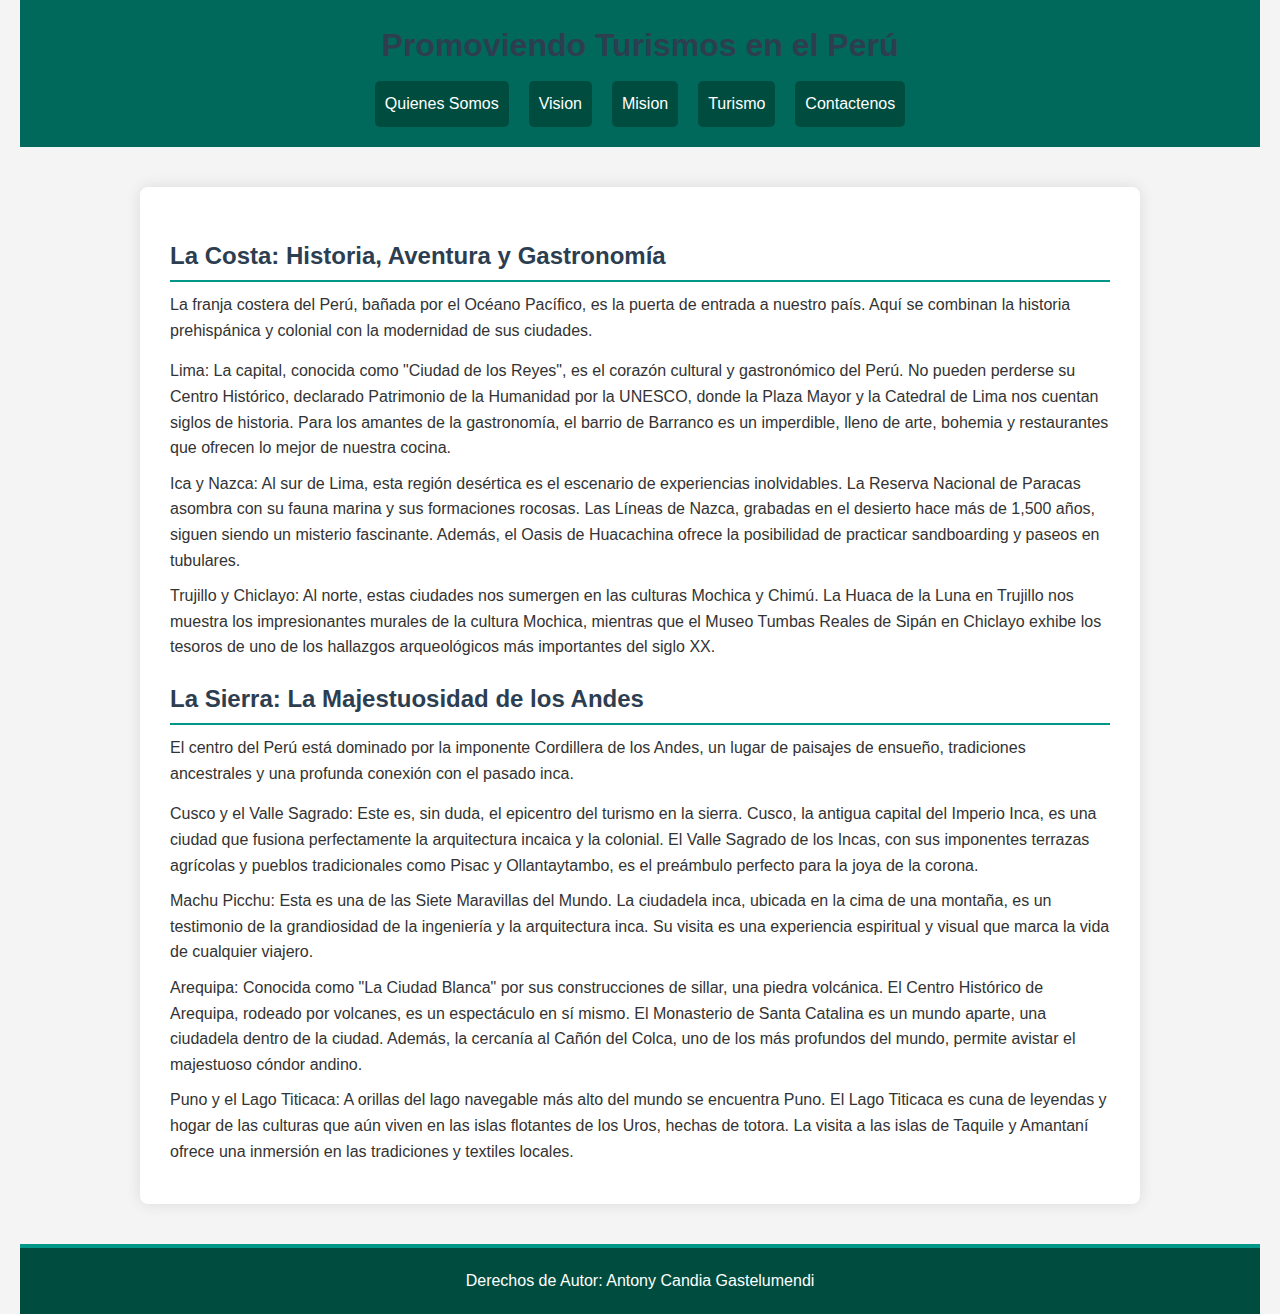
<file: index.html>
<!DOCTYPE html>
<html lang="en">
<head>
    <meta charset="UTF-8">
    <meta name="viewport" content="width=device-width, initial-scale=1.0">
    <title>Document</title>
    <link rel="stylesheet" href="index.css">


    





</head>
<body>
    <header>
        <h1>Promoviendo Turismos en el Perú</h1>
        <nav>

            <ul>
                <li><a href="quienessomos.html">Quienes Somos</a></li>
                <li><a href="vision.html">Vision</a></li>
                <li> <a href="mision.html">Mision</a></li>
                <li>Turismo
                    <ul>
                        <li><a href="vallessagrados.html">Cusco y Valles Sagrados</a></li>
                        <li><a href="lagotiticac.html">Lago Titicaca</a></li>
                        <li><a href="colca.html">Cañon del Colca</a></li>
                        <li><a href="parquenacional.html">Parque Nacional de Huascaran</a></li>
                        <li><a href="barranco.html">Barranco y Miraflores</a></li>
                        <li><a href="oasis.html">Oasis de Huacachina</a></li>
                        <li><a href="chan.html">Chan Chan</a></li>
                        <li><a href="amazonia.html">Amazonia Peruana </a></li>
                        <li><a href="parquemanu.html">Nacional del Manu y Reserva Nacional de Tombopata</a></li>
                        <li><a href="kuelap.html">Kuelapap</a></li>
                    
                    </ul>






                </li>
                <li>Contactenos</li>
                
                



            </ul>



        </nav>


    </header>

    <main>
        <div>
            <h2>La Costa: Historia, Aventura y Gastronomía</h2>
            <ul>
                <p>La franja costera del Perú, bañada por el Océano Pacífico, es la puerta de entrada a nuestro país. Aquí se combinan la historia prehispánica y colonial con la modernidad de sus ciudades.</p>
                <li>Lima: La capital, conocida como "Ciudad de los Reyes", es el corazón cultural y gastronómico del Perú. No pueden perderse su Centro Histórico, declarado Patrimonio de la Humanidad por la UNESCO, donde la Plaza Mayor y la Catedral de Lima nos cuentan siglos de historia. Para los amantes de la gastronomía, el barrio de Barranco es un imperdible, lleno de arte, bohemia y restaurantes que ofrecen lo mejor de nuestra cocina.</li>
                <li>Ica y Nazca: Al sur de Lima, esta región desértica es el escenario de experiencias inolvidables. La Reserva Nacional de Paracas asombra con su fauna marina y sus formaciones rocosas. Las Líneas de Nazca, grabadas en el desierto hace más de 1,500 años, siguen siendo un misterio fascinante. Además, el Oasis de Huacachina ofrece la posibilidad de practicar sandboarding y paseos en tubulares.</li>
                <li>Trujillo y Chiclayo: Al norte, estas ciudades nos sumergen en las culturas Mochica y Chimú. La Huaca de la Luna en Trujillo nos muestra los impresionantes murales de la cultura Mochica, mientras que el Museo Tumbas Reales de Sipán en Chiclayo exhibe los tesoros de uno de los hallazgos arqueológicos más importantes del siglo XX.</li>

            </ul>
            <h2>La Sierra: La Majestuosidad de los Andes</h2>
            <ul>
                <p>El centro del Perú está dominado por la imponente Cordillera de los Andes, un lugar de paisajes de ensueño, tradiciones ancestrales y una profunda conexión con el pasado inca.</p>
                <li>Cusco y el Valle Sagrado: Este es, sin duda, el epicentro del turismo en la sierra. Cusco, la antigua capital del Imperio Inca, es una ciudad que fusiona perfectamente la arquitectura incaica y la colonial. El Valle Sagrado de los Incas, con sus imponentes terrazas agrícolas y pueblos tradicionales como Pisac y Ollantaytambo, es el preámbulo perfecto para la joya de la corona.</li>
                <li>Machu Picchu: Esta es una de las Siete Maravillas del Mundo. La ciudadela inca, ubicada en la cima de una montaña, es un testimonio de la grandiosidad de la ingeniería y la arquitectura inca. Su visita es una experiencia espiritual y visual que marca la vida de cualquier viajero.</li>
                <li>Arequipa: Conocida como "La Ciudad Blanca" por sus construcciones de sillar, una piedra volcánica. El Centro Histórico de Arequipa, rodeado por volcanes, es un espectáculo en sí mismo. El Monasterio de Santa Catalina es un mundo aparte, una ciudadela dentro de la ciudad. Además, la cercanía al Cañón del Colca, uno de los más profundos del mundo, permite avistar el majestuoso cóndor andino.</li>
                <li>Puno y el Lago Titicaca: A orillas del lago navegable más alto del mundo se encuentra Puno. El Lago Titicaca es cuna de leyendas y hogar de las culturas que aún viven en las islas flotantes de los Uros, hechas de totora. La visita a las islas de Taquile y Amantaní ofrece una inmersión en las tradiciones y textiles locales.</li>

            </ul>




        </div>


    </main>
    <footer>
        <p>Derechos de Autor: Antony Candia Gastelumendi</p>
    </footer>
    
</body>
</html>
</file>
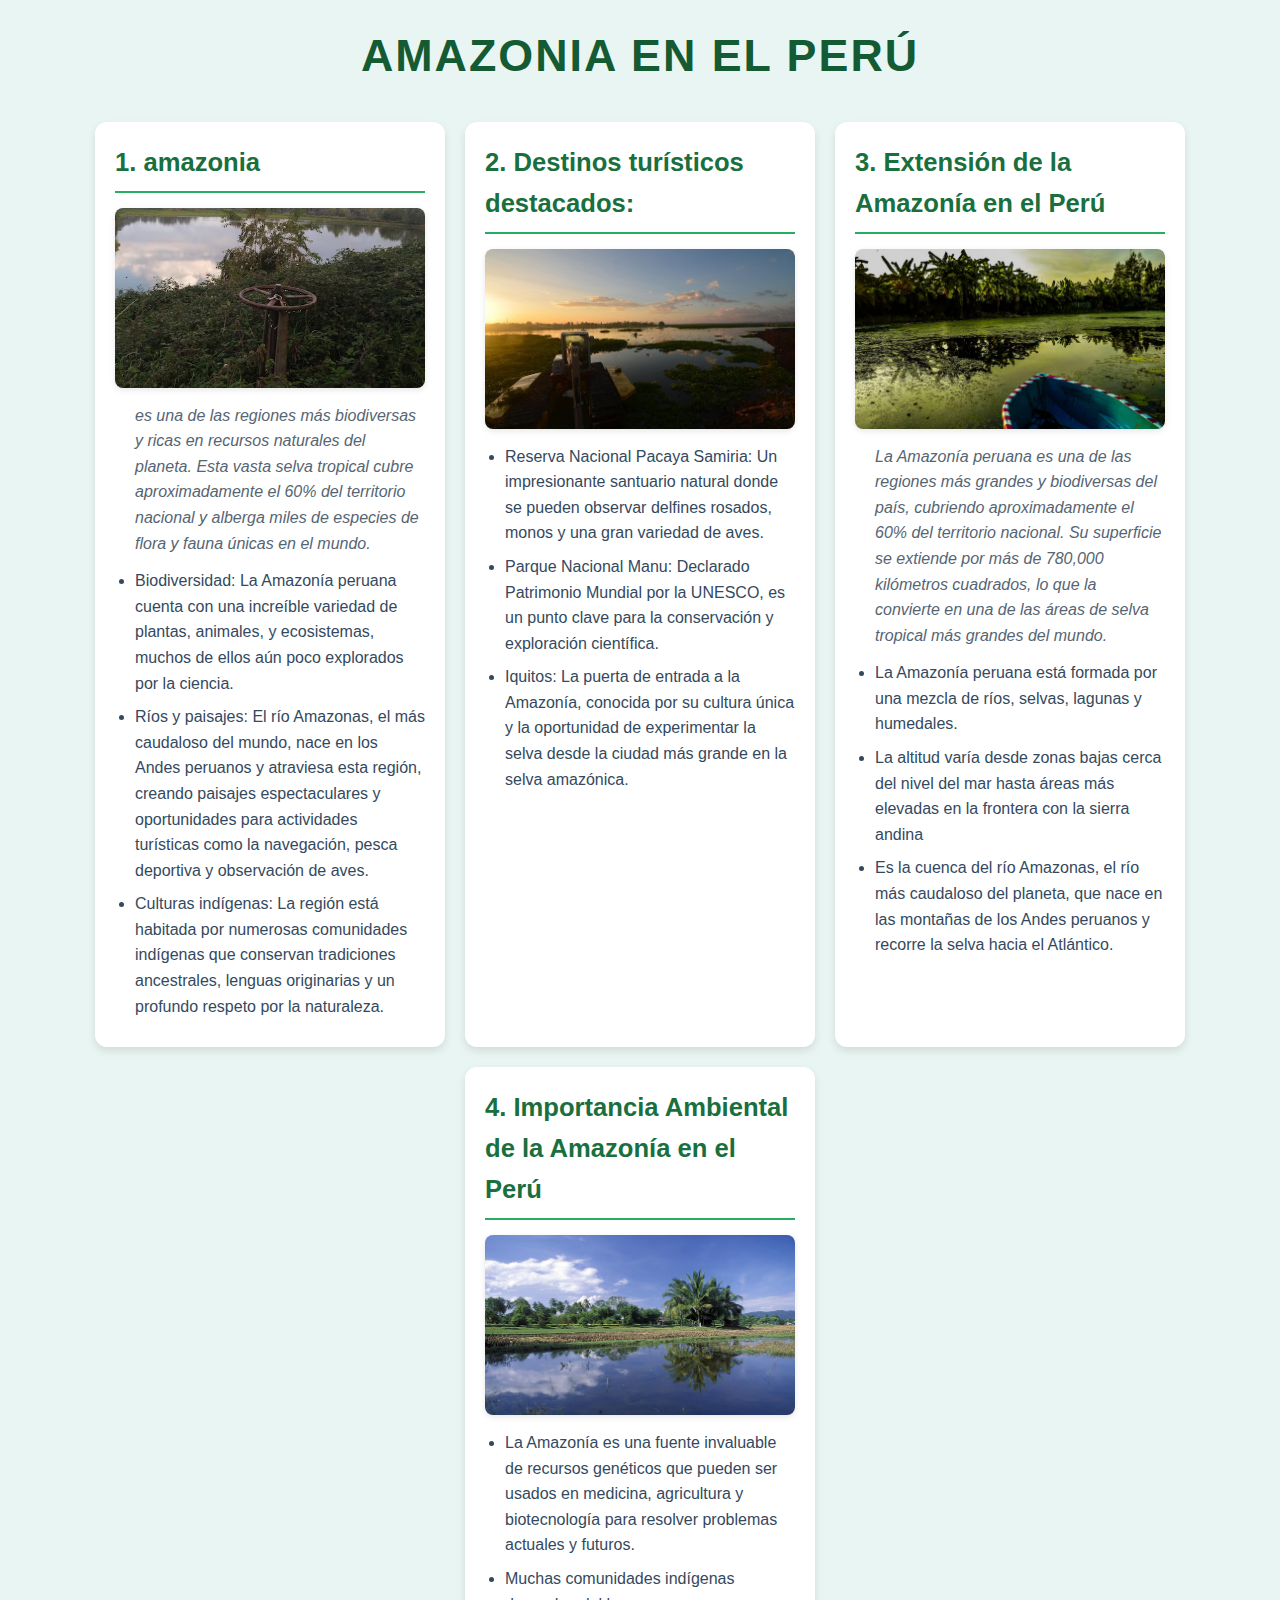
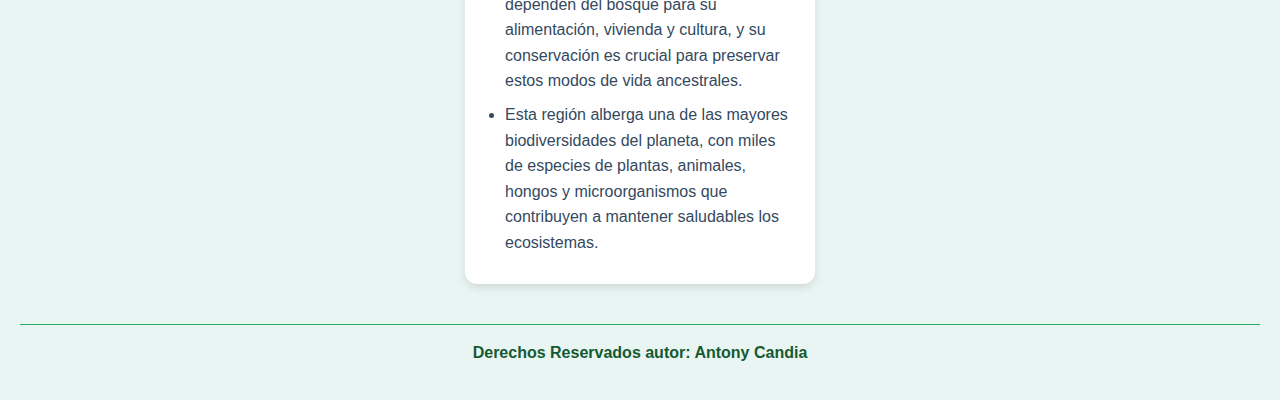
<file: amazonia.html>
<!DOCTYPE html>
<html lang="en">
<head>
    <meta charset="UTF-8">
    <meta name="viewport" content="width=device-width, initial-scale=1.0">
    <title>Promoviendo el Turismo en el Perú</title>
    <link rel="stylesheet" href="amazonia.css">
</head>
<body>

    <h1>Amazonia en el Perú</h1>

    <div class="padre">
        <div class="hijo">
            <div class="nieto">

                <h2>1. amazonia </h2>
                <img src="amazoniaperuana/amazonia1.jpg" alt="amazonia" >
                <ul>
                    <p>es una de las regiones más biodiversas y ricas en recursos naturales del planeta. Esta vasta selva tropical cubre aproximadamente el 60% del territorio nacional y alberga miles de especies de flora y fauna únicas en el mundo.</p>
                    <li>Biodiversidad: La Amazonía peruana cuenta con una increíble variedad de plantas, animales, y ecosistemas, muchos de ellos aún poco explorados por la ciencia.</li>
                    <li>Ríos y paisajes: El río Amazonas, el más caudaloso del mundo, nace en los Andes peruanos y atraviesa esta región, creando paisajes espectaculares y oportunidades para actividades turísticas como la navegación, pesca deportiva y observación de aves.</li>
                    <li>Culturas indígenas: La región está habitada por numerosas comunidades indígenas que conservan tradiciones ancestrales, lenguas originarias y un profundo respeto por la naturaleza.</li>


                </ul>


            </div>

        </div>


        <div class="nieto">

                <h2>2. Destinos turísticos destacados: </h2>
                <img src="amazoniaperuana/amazonia2.jpg" alt="Destinos turísticos destacados:" >
                <ul>
                    <li>Reserva Nacional Pacaya Samiria: Un impresionante santuario natural donde se pueden observar delfines rosados, monos y una gran variedad de aves.</li>
                    <li>Parque Nacional Manu: Declarado Patrimonio Mundial por la UNESCO, es un punto clave para la conservación y exploración científica.</li>
                    <li>Iquitos: La puerta de entrada a la Amazonía, conocida por su cultura única y la oportunidad de experimentar la selva desde la ciudad más grande en la selva amazónica.</li>
                    


                </ul>


            </div>



            <div class="nieto">

                <h2>3. Extensión de la Amazonía en el Perú </h2>
                <img src="amazoniaperuana/amazonia3.jpg" alt="Extensión de la Amazonía en el Perú" >
                <ul>
                    <p>La Amazonía peruana es una de las regiones más grandes y biodiversas del país, cubriendo aproximadamente el 60% del territorio nacional. Su superficie se extiende por más de 780,000 kilómetros cuadrados, lo que la convierte en una de las áreas de selva tropical más grandes del mundo.</p>
                    <li>La Amazonía peruana está formada por una mezcla de ríos, selvas, lagunas y humedales.</li>
                    <li>La altitud varía desde zonas bajas cerca del nivel del mar hasta áreas más elevadas en la frontera con la sierra andina</li>
                    <li>Es la cuenca del río Amazonas, el río más caudaloso del planeta, que nace en las montañas de los Andes peruanos y recorre la selva hacia el Atlántico.</li>
                    


                </ul>


            </div>
            <div class="nieto">

                <h2>4. Importancia Ambiental de la Amazonía en el Perú </h2>
                <img src="amazoniaperuana/amazonia4.jpg" alt="Importancia Ambiental de la Amazonía en el Perú" >
                <ul>
                    <li>La Amazonía es una fuente invaluable de recursos genéticos que pueden ser usados en medicina, agricultura y biotecnología para resolver problemas actuales y futuros.</li>
                    <li>Muchas comunidades indígenas dependen del bosque para su alimentación, vivienda y cultura, y su conservación es crucial para preservar estos modos de vida ancestrales.</li>
                    <li>Esta región alberga una de las mayores biodiversidades del planeta, con miles de especies de plantas, animales, hongos y microorganismos que contribuyen a mantener saludables los ecosistemas.</li>
                    


                </ul>


            </div>



            

            



    </div>

    <footer>
        <p>Derechos Reservados autor: Antony Candia</p>
    </footer>








    
</body>
</html>
</file>
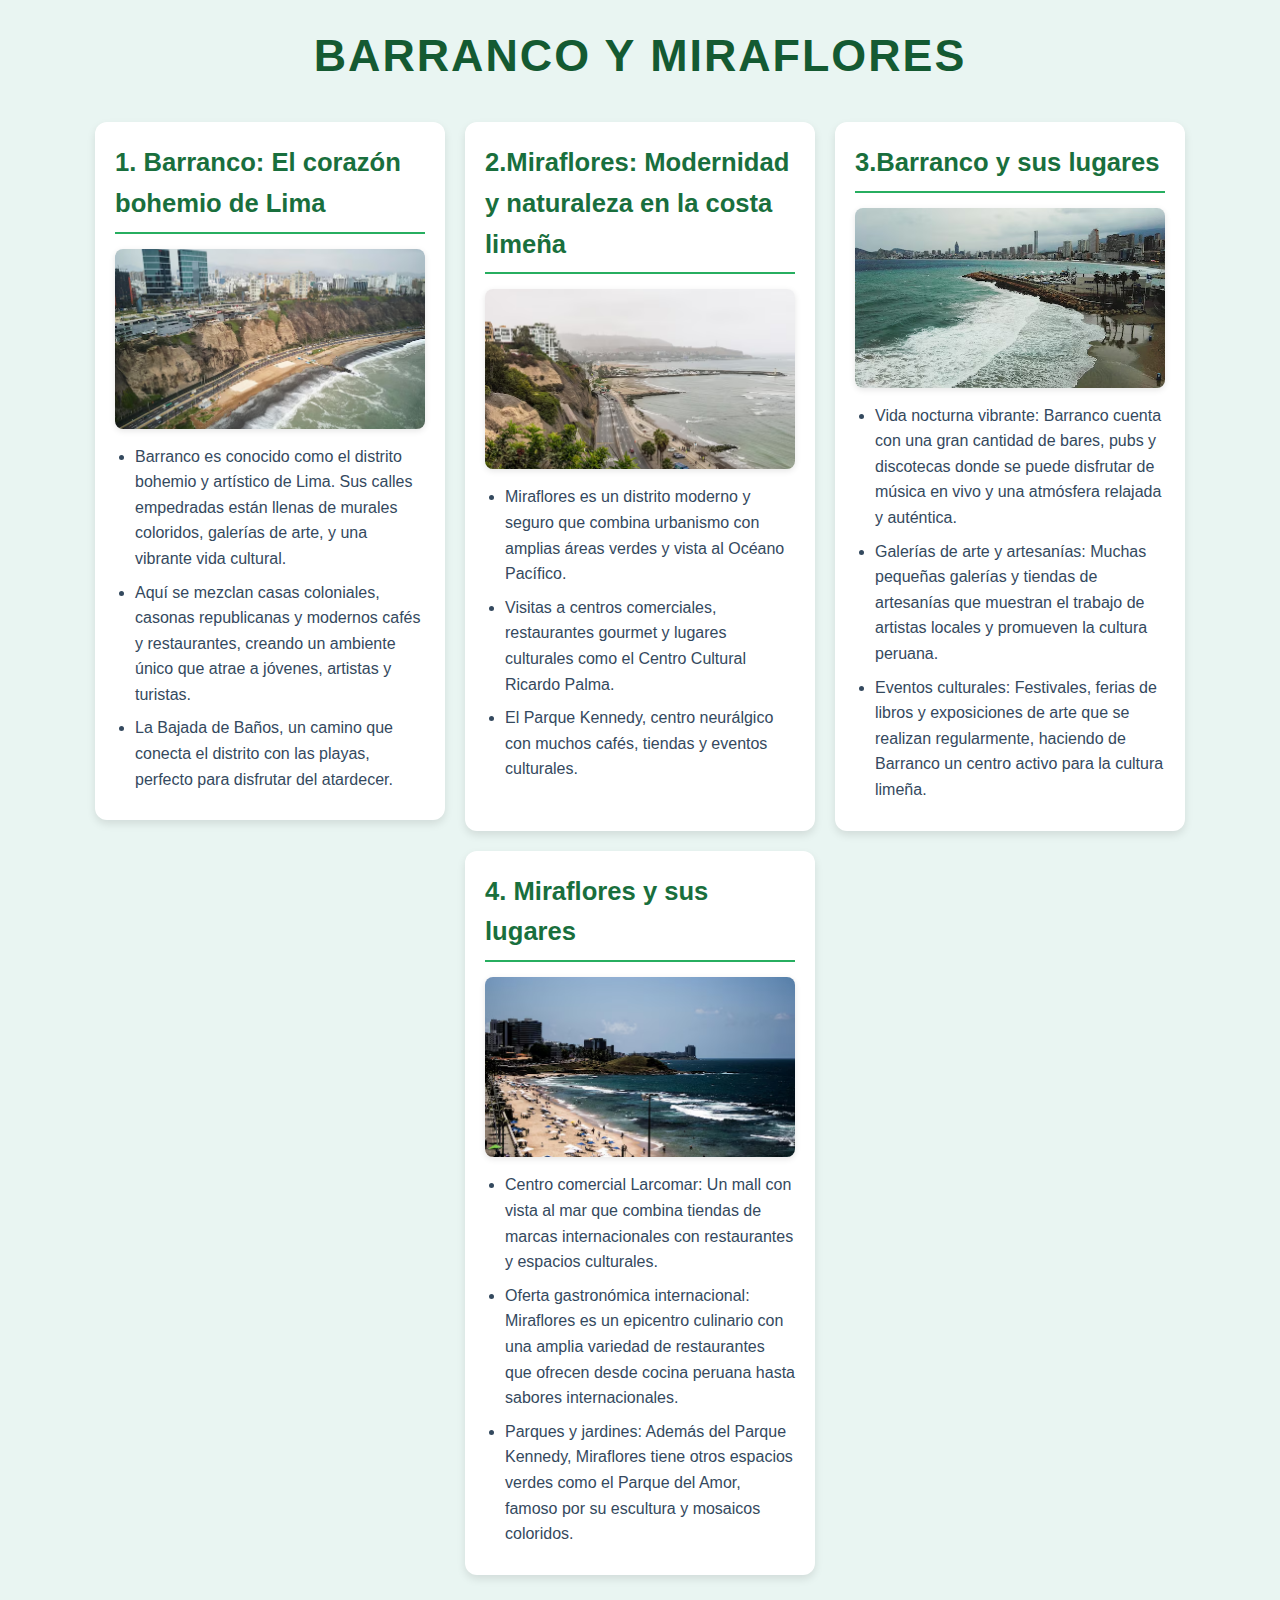
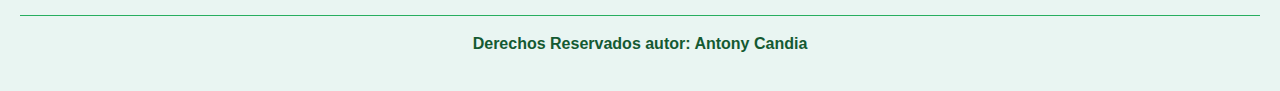
<file: barranco.html>
<!DOCTYPE html>
<html lang="en">
<head>
    <meta charset="UTF-8">
    <meta name="viewport" content="width=device-width, initial-scale=1.0">
    <title>Promoviendo el Turismo en el Perú</title>
    <link rel="stylesheet" href="amazonia.css">
</head>
<body>

    <h1>Barranco y Miraflores</h1>

    <div class="padre">
        <div class="hijo">
            <div class="nieto">

                <h2>1. Barranco: El corazón bohemio de Lima </h2>
                <img src="barranco y miraflores/barra1.jpg" alt="Barranco: El corazón bohemio de Lima" >
                <ul>
                    
                    <li>Barranco es conocido como el distrito bohemio y artístico de Lima. Sus calles empedradas están llenas de murales coloridos, galerías de arte, y una vibrante vida cultural.</li>
                    <li>Aquí se mezclan casas coloniales, casonas republicanas y modernos cafés y restaurantes, creando un ambiente único que atrae a jóvenes, artistas y turistas.</li>
                    <li>La Bajada de Baños, un camino que conecta el distrito con las playas, perfecto para disfrutar del atardecer.</li>


                </ul>


            </div>

        </div>


        <div class="nieto">

                <h2>2.Miraflores: Modernidad y naturaleza en la costa limeña </h2>
                <img src="barranco y miraflores/barra2.jpg" alt="Miraflores: Modernidad y naturaleza en la costa limeña" >
                <ul>
                    <li>Miraflores es un distrito moderno y seguro que combina urbanismo con amplias áreas verdes y vista al Océano Pacífico.</li>
                    <li>Visitas a centros comerciales, restaurantes gourmet y lugares culturales como el Centro Cultural Ricardo Palma.</li>
                    <li>El Parque Kennedy, centro neurálgico con muchos cafés, tiendas y eventos culturales.</li>
                    


                </ul>


            </div>



            <div class="nieto">

                <h2>3.Barranco y sus lugares </h2>
                <img src="barranco y miraflores/barra3.jpg" alt="Barranco y sus lugares" >
                <ul>
                    
                    <li>Vida nocturna vibrante: Barranco cuenta con una gran cantidad de bares, pubs y discotecas donde se puede disfrutar de música en vivo y una atmósfera relajada y auténtica.</li>
                    <li>Galerías de arte y artesanías: Muchas pequeñas galerías y tiendas de artesanías que muestran el trabajo de artistas locales y promueven la cultura peruana.</li>
                    <li>Eventos culturales: Festivales, ferias de libros y exposiciones de arte que se realizan regularmente, haciendo de Barranco un centro activo para la cultura limeña.</li>
                    


                </ul>


            </div>
            <div class="nieto">

                <h2>4. Miraflores y sus lugares </h2>
                <img src="barranco y miraflores/barra4.jpg" alt="Miraflores y sus lugares" >
                <ul>
                    <li>Centro comercial Larcomar: Un mall con vista al mar que combina tiendas de marcas internacionales con restaurantes y espacios culturales.</li>
                    <li>Oferta gastronómica internacional: Miraflores es un epicentro culinario con una amplia variedad de restaurantes que ofrecen desde cocina peruana hasta sabores internacionales.</li>
                    <li>Parques y jardines: Además del Parque Kennedy, Miraflores tiene otros espacios verdes como el Parque del Amor, famoso por su escultura y mosaicos coloridos.</li>
                    


                </ul>


            </div>



            

            



    </div>

    <footer>
        <p>Derechos Reservados autor: Antony Candia</p>
    </footer>








    
</body>
</html>
</file>
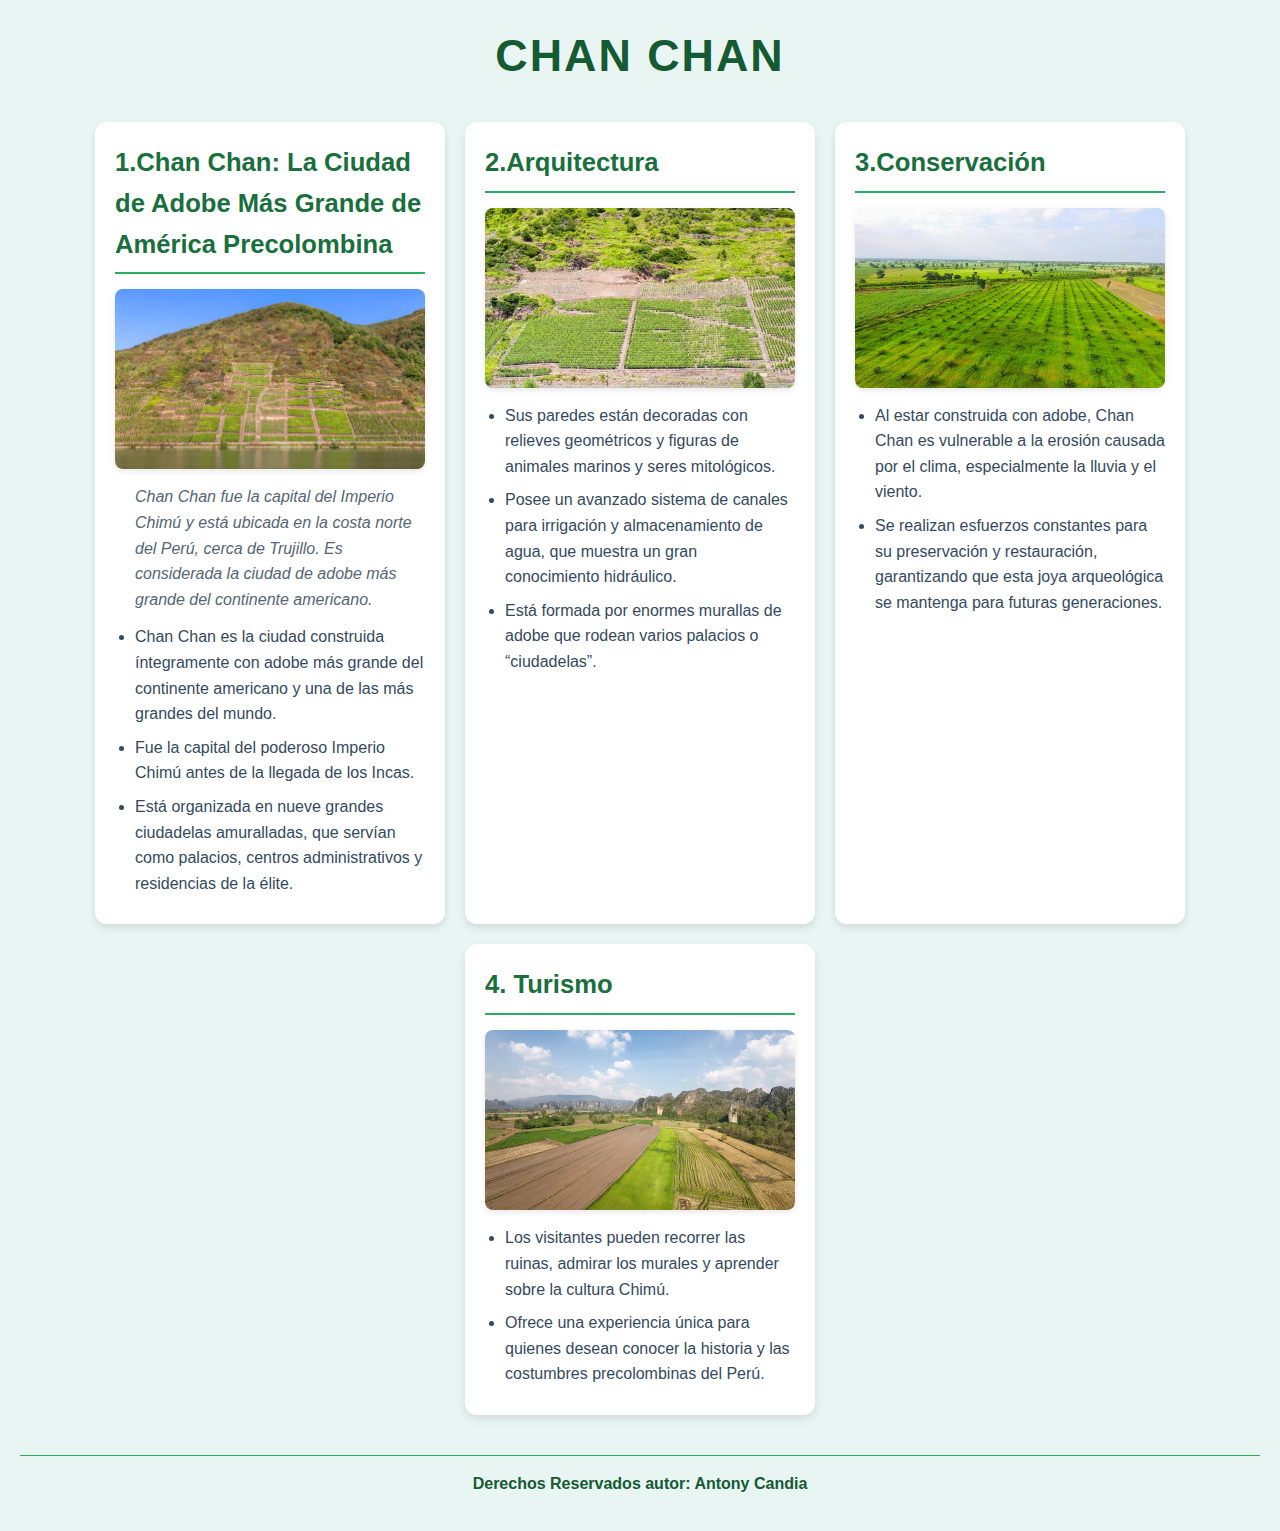
<file: chan.html>
<!DOCTYPE html>
<html lang="en">
<head>
    <meta charset="UTF-8">
    <meta name="viewport" content="width=device-width, initial-scale=1.0">
    <title>Promoviendo el Turismo en el Perú</title>
    <link rel="stylesheet" href="amazonia.css">
</head>
<body>

    <h1>Chan Chan</h1>

    <div class="padre">
        <div class="hijo">
            <div class="nieto">

                <h2>1.Chan Chan: La Ciudad de Adobe Más Grande de América Precolombina </h2>
                <img src="canchan/chan1.jpg" alt="Chan Chan: La Ciudad de Adobe Más Grande de América Precolombina" >
                <ul>
                    <p>Chan Chan fue la capital del Imperio Chimú y está ubicada en la costa norte del Perú, cerca de Trujillo. Es considerada la ciudad de adobe más grande del continente americano.</p>
                    <li>Chan Chan es la ciudad construida íntegramente con adobe más grande del continente americano y una de las más grandes del mundo.</li>
                    <li>Fue la capital del poderoso Imperio Chimú antes de la llegada de los Incas.</li>
                    <li>Está organizada en nueve grandes ciudadelas amuralladas, que servían como palacios, centros administrativos y residencias de la élite.</li>


                </ul>


            </div>

        </div>


        <div class="nieto">

                <h2>2.Arquitectura </h2>
                <img src="canchan/chan2.jpg" alt="Arquitectura" >
                <ul>
                    <li>Sus paredes están decoradas con relieves geométricos y figuras de animales marinos y seres mitológicos.</li>
                    <li>Posee un avanzado sistema de canales para irrigación y almacenamiento de agua, que muestra un gran conocimiento hidráulico.</li>
                    <li>Está formada por enormes murallas de adobe que rodean varios palacios o “ciudadelas”.</li>
                    


                </ul>


            </div>



            <div class="nieto">

                <h2>3.Conservación </h2>
                <img src="canchan/chan3.jpg" alt="Conservación" >
                <ul>
                    
                    <li>Al estar construida con adobe, Chan Chan es vulnerable a la erosión causada por el clima, especialmente la lluvia y el viento.</li>
                    <li>Se realizan esfuerzos constantes para su preservación y restauración, garantizando que esta joya arqueológica se mantenga para futuras generaciones.</li>
                    
                    


                </ul>


            </div>
            <div class="nieto">

                <h2>4. Turismo </h2>
                <img src="canchan/chan4.jpg" alt="Turismo" >
                <ul>
                    <li>Los visitantes pueden recorrer las ruinas, admirar los murales y aprender sobre la cultura Chimú.</li>
                    <li>Ofrece una experiencia única para quienes desean conocer la historia y las costumbres precolombinas del Perú.</li>
                    
                    


                </ul>


            </div>



            

            



    </div>

    <footer>
        <p>Derechos Reservados autor: Antony Candia</p>
    </footer>








    
</body>
</html>
</file>
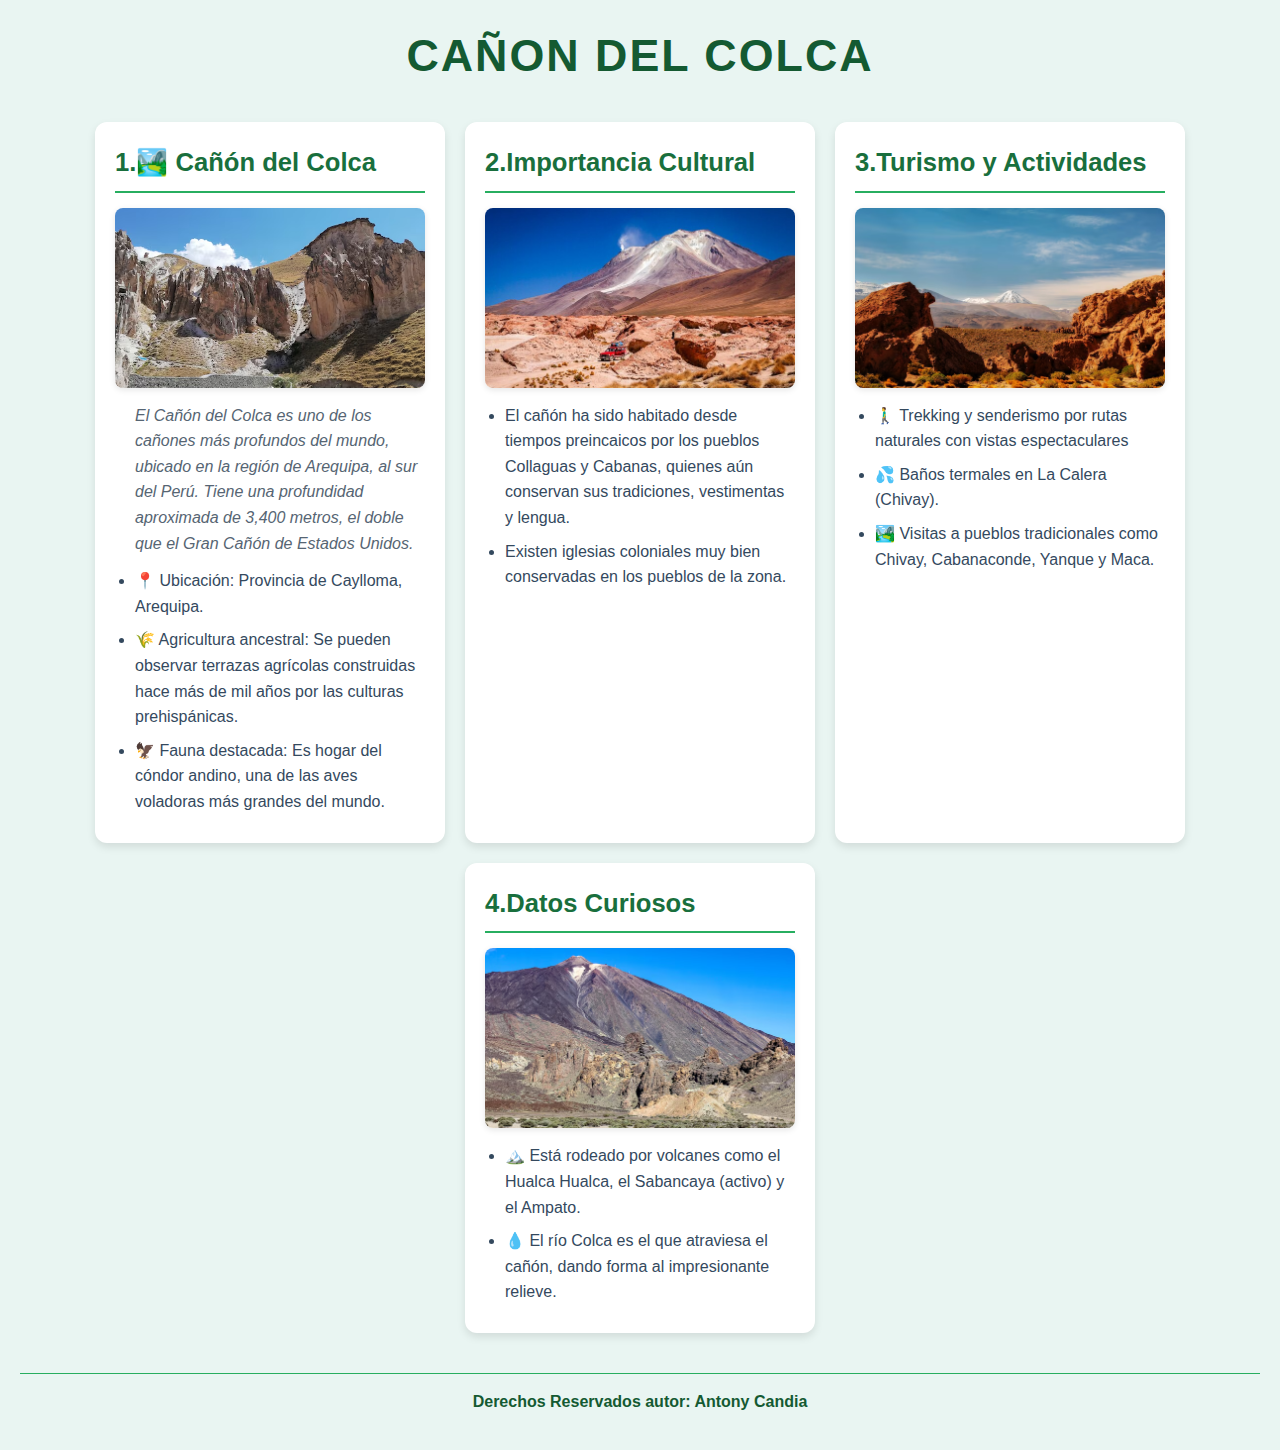
<file: colca.html>
<!DOCTYPE html>
<html lang="en">
<head>
    <meta charset="UTF-8">
    <meta name="viewport" content="width=device-width, initial-scale=1.0">
    <title>Promoviendo el Turismo en el Perú</title>
    <link rel="stylesheet" href="amazonia.css">
</head>
<body>

    <h1>Cañon Del Colca</h1>

    <div class="padre">
        <div class="hijo">
            <div class="nieto">

                <h2>1.🏞️ Cañón del Colca </h2>
                <img src="cañondelcolca/cañon1.jpg" alt="🏞️ Cañón del Colca" >
                <ul>
                    <p>El Cañón del Colca es uno de los cañones más profundos del mundo, ubicado en la región de Arequipa, al sur del Perú. Tiene una profundidad aproximada de 3,400 metros, el doble que el Gran Cañón de Estados Unidos.</p>
                    <li>📍 Ubicación: Provincia de Caylloma, Arequipa.</li>
                    <li>🌾 Agricultura ancestral: Se pueden observar terrazas agrícolas construidas hace más de mil años por las culturas prehispánicas.</li>
                    <li>🦅 Fauna destacada: Es hogar del cóndor andino, una de las aves voladoras más grandes del mundo.</li>


                </ul>


            </div>

        </div>


        <div class="nieto">

                <h2>2.Importancia Cultural </h2>
                <img src="cañondelcolca/cañon2.jpg" alt="Importancia Cultural" >
                <ul>
                    <li>El cañón ha sido habitado desde tiempos preincaicos por los pueblos Collaguas y Cabanas, quienes aún conservan sus tradiciones, vestimentas y lengua.</li>
                    <li>Existen iglesias coloniales muy bien conservadas en los pueblos de la zona.</li>
                    
                    


                </ul>


            </div>



            <div class="nieto">

                <h2>3.Turismo y Actividades </h2>
                <img src="cañondelcolca/cañon3.jpg" alt="Turismo y Actividades" >
                <ul>
                    
                    <li>🚶‍♂️ Trekking y senderismo por rutas naturales con vistas espectaculares</li>
                    <li>💦 Baños termales en La Calera (Chivay).</li>
                    <li>🏞️ Visitas a pueblos tradicionales como Chivay, Cabanaconde, Yanque y Maca.</li>
                    
                    


                </ul>


            </div>
            <div class="nieto">

                <h2>4.Datos Curiosos </h2>
                <img src="cañondelcolca/cañon4.jpg" alt="Datos Curiosos" >
                <ul>
                    <li>🏔️ Está rodeado por volcanes como el Hualca Hualca, el Sabancaya (activo) y el Ampato.</li>
                    <li>💧 El río Colca es el que atraviesa el cañón, dando forma al impresionante relieve.</li>
                    
                    


                </ul>


            </div>



            

            



    </div>

    <footer>
        <p>Derechos Reservados autor: Antony Candia</p>
    </footer>








    
</body>
</html>
</file>
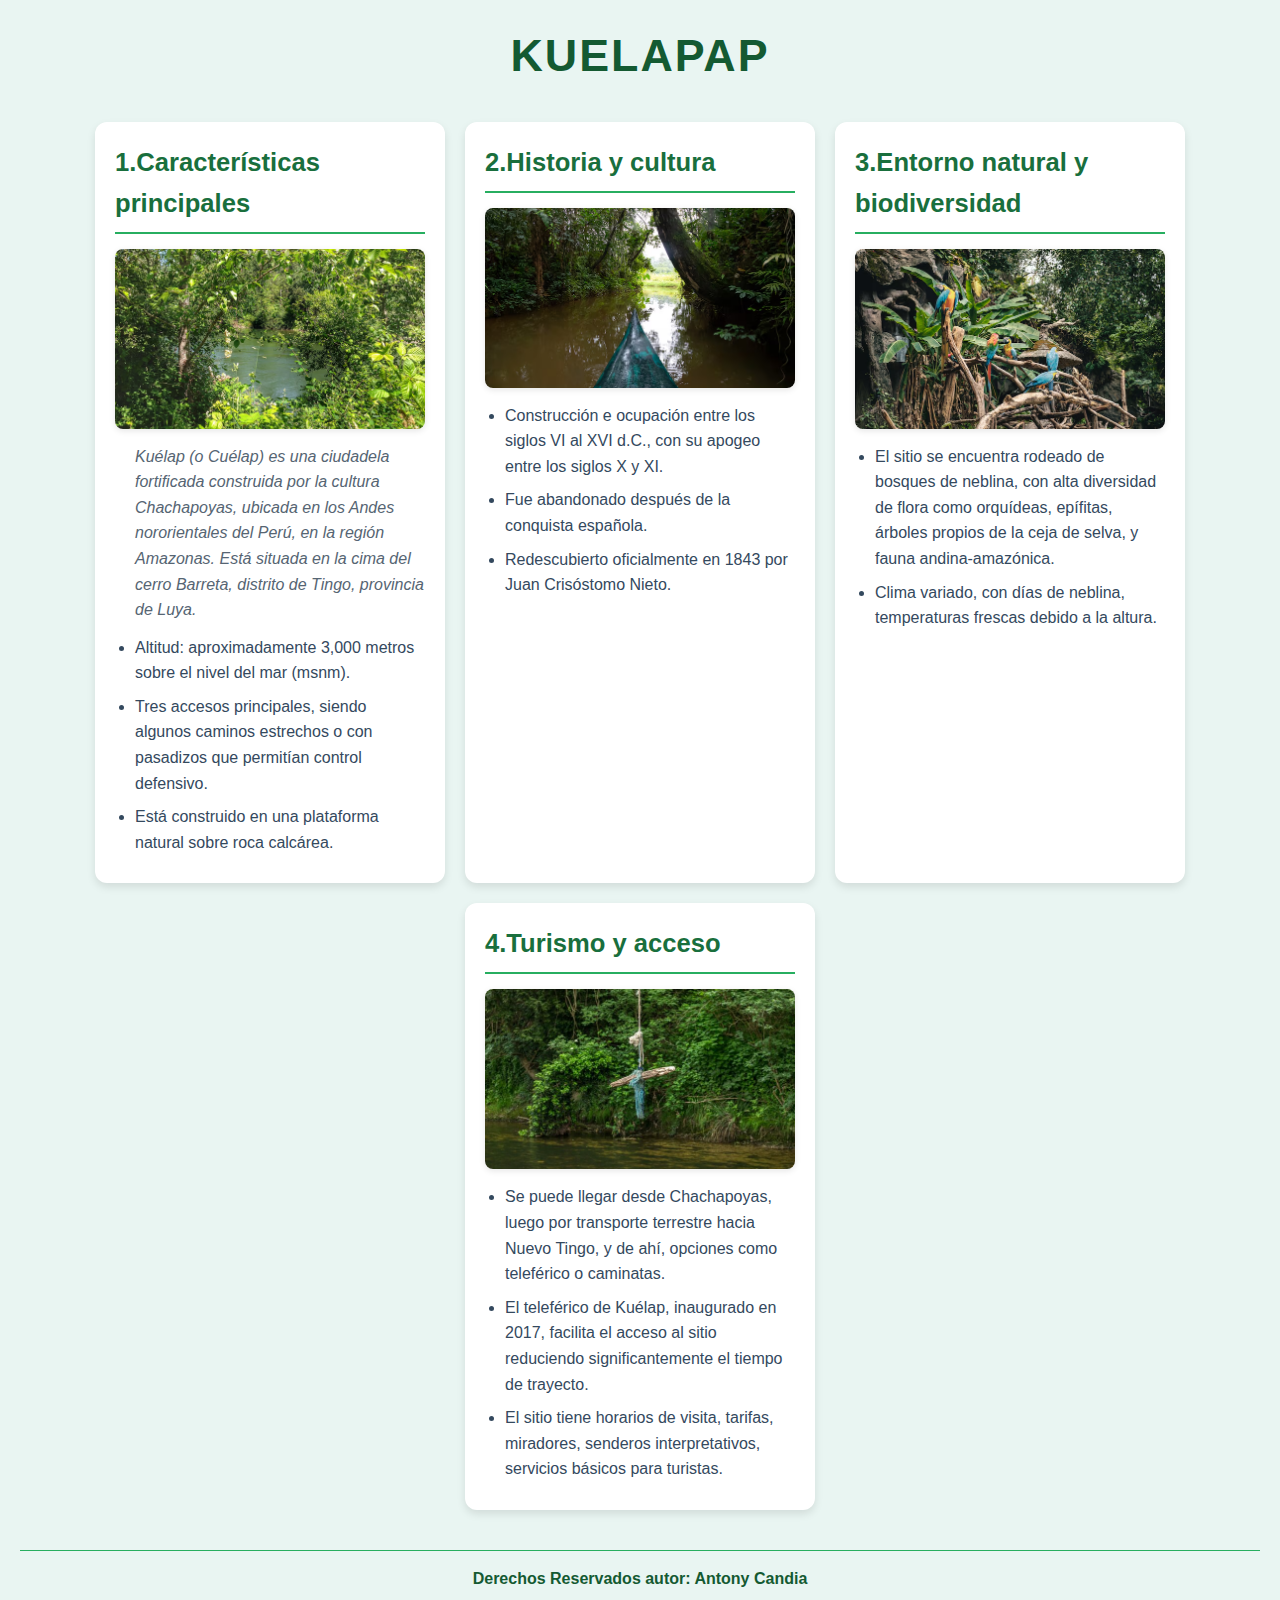
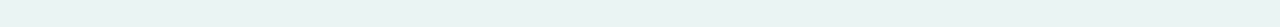
<file: kuelap.html>
<!DOCTYPE html>
<html lang="en">
<head>
    <meta charset="UTF-8">
    <meta name="viewport" content="width=device-width, initial-scale=1.0">
    <title>Promoviendo el Turismo en el Perú</title>
    <link rel="stylesheet" href="amazonia.css">
</head>
<body>

    <h1>Kuelapap</h1>

    <div class="padre">
        <div class="hijo">
            <div class="nieto">

                <h2>1.Características principales </h2>
                <img src="kuelap/kualag.jpg" alt="Características principales" >
                <ul>
                    <p>Kuélap (o Cuélap) es una ciudadela fortificada construida por la cultura Chachapoyas, ubicada en los Andes nororientales del Perú, en la región Amazonas. Está situada en la cima del cerro Barreta, distrito de Tingo, provincia de Luya.</p>
                    <li>Altitud: aproximadamente 3,000 metros sobre el nivel del mar (msnm).</li>
                    <li>Tres accesos principales, siendo algunos caminos estrechos o con pasadizos que permitían control defensivo.</li>
                    <li>Está construido en una plataforma natural sobre roca calcárea.</li>


                </ul>


            </div>

        </div>


        <div class="nieto">

                <h2>2.Historia y cultura </h2>
                <img src="kuelap/kualag1.jpg" alt="Historia y cultura" >
                <ul>
                    <li>Construcción e ocupación entre los siglos VI al XVI d.C., con su apogeo entre los siglos X y XI.</li>
                    <li>Fue abandonado después de la conquista española.</li>
                    <li>Redescubierto oficialmente en 1843 por Juan Crisóstomo Nieto.</li>
                    
                    


                </ul>


            </div>



            <div class="nieto">

                <h2>3.Entorno natural y biodiversidad </h2>
                <img src="kuelap/kualag2.jpg" alt="Entorno natural y biodiversidad" >
                <ul>
                    
                    <li>El sitio se encuentra rodeado de bosques de neblina, con alta diversidad de flora como orquídeas, epífitas, árboles propios de la ceja de selva, y fauna andina‑amazónica.</li>
                    <li>Clima variado, con días de neblina, temperaturas frescas debido a la altura.</li>
                    
                    
                    


                </ul>


            </div>
            <div class="nieto">

                <h2>4.Turismo y acceso </h2>
                <img src="kuelap/kualag3.jpg" alt="Turismo y acceso" >
                <ul>
                    <li>Se puede llegar desde Chachapoyas, luego por transporte terrestre hacia Nuevo Tingo, y de ahí, opciones como teleférico o caminatas.</li>
                    <li>El teleférico de Kuélap, inaugurado en 2017, facilita el acceso al sitio reduciendo significantemente el tiempo de trayecto.</li>
                    <li>El sitio tiene horarios de visita, tarifas, miradores, senderos interpretativos, servicios básicos para turistas.</li>
                    
                    


                </ul>


            </div>



            

            



    </div>

    <footer>
        <p>Derechos Reservados autor: Antony Candia</p>
    </footer>








    
</body>
</html>
</file>
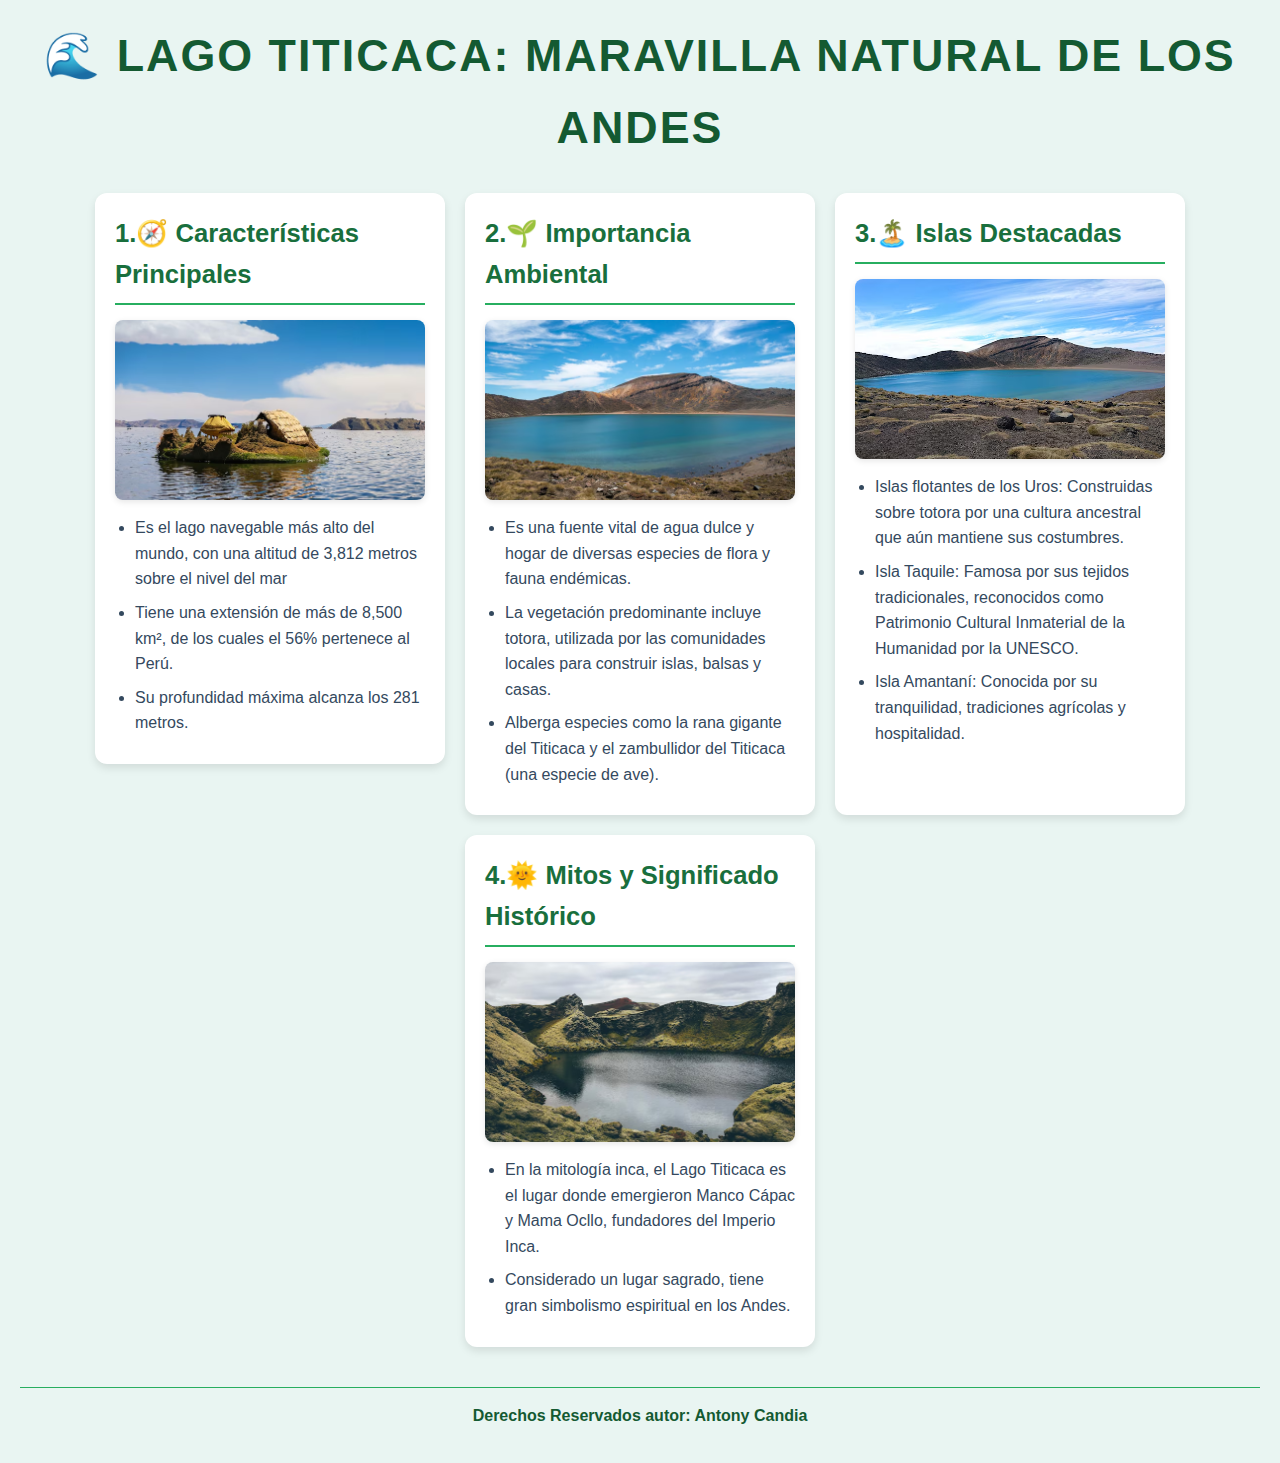
<file: lagotiticac.html>
<!DOCTYPE html>
<html lang="en">
<head>
    <meta charset="UTF-8">
    <meta name="viewport" content="width=device-width, initial-scale=1.0">
    <title>Promoviendo el Turismo en el Perú</title>
    <link rel="stylesheet" href="amazonia.css">
</head>
<body>

    <h1>🌊 Lago Titicaca: Maravilla Natural de los Andes</h1>

    <div class="padre">
        <div class="hijo">
            <div class="nieto">

                <h2>1.🧭 Características Principales </h2>
                <img src="lagotiticaca/lago1.jpg" alt="🧭 Características Principales" >
                <ul>
                    
                    <li>Es el lago navegable más alto del mundo, con una altitud de 3,812 metros sobre el nivel del mar</li>
                    <li>Tiene una extensión de más de 8,500 km², de los cuales el 56% pertenece al Perú.</li>
                    <li>Su profundidad máxima alcanza los 281 metros.</li>


                </ul>


            </div>

        </div>


        <div class="nieto">

                <h2>2.🌱 Importancia Ambiental </h2>
                <img src="lagotiticaca/lago2.jpg" alt="🌱 Importancia Ambiental" >
                <ul>
                    <li>Es una fuente vital de agua dulce y hogar de diversas especies de flora y fauna endémicas.</li>
                    <li>La vegetación predominante incluye totora, utilizada por las comunidades locales para construir islas, balsas y casas.</li>
                    <li>Alberga especies como la rana gigante del Titicaca y el zambullidor del Titicaca (una especie de ave).</li>
                    
                    


                </ul>


            </div>



            <div class="nieto">

                <h2>3.🏝️ Islas Destacadas</h2>
                <img src="lagotiticaca/lago3.jpg" alt="🏝️ Islas Destacadas" >
                <ul>
                    
                    <li>Islas flotantes de los Uros: Construidas sobre totora por una cultura ancestral que aún mantiene sus costumbres.</li>
                    <li>Isla Taquile: Famosa por sus tejidos tradicionales, reconocidos como Patrimonio Cultural Inmaterial de la Humanidad por la UNESCO.</li>
                    <li>Isla Amantaní: Conocida por su tranquilidad, tradiciones agrícolas y hospitalidad.</li>
                    
                    
                    


                </ul>


            </div>
            <div class="nieto">

                <h2>4.🌞 Mitos y Significado Histórico</h2>
                <img src="lagotiticaca/lago4.jpg" alt="🌞 Mitos y Significado Histórico" >
                <ul>
                    <li>En la mitología inca, el Lago Titicaca es el lugar donde emergieron Manco Cápac y Mama Ocllo, fundadores del Imperio Inca.</li>
                    <li>Considerado un lugar sagrado, tiene gran simbolismo espiritual en los Andes.</li>
                    
                    
                    


                </ul>


            </div>



            

            



    </div>

    <footer>
        <p>Derechos Reservados autor: Antony Candia</p>
    </footer>








    
</body>
</html>
</file>
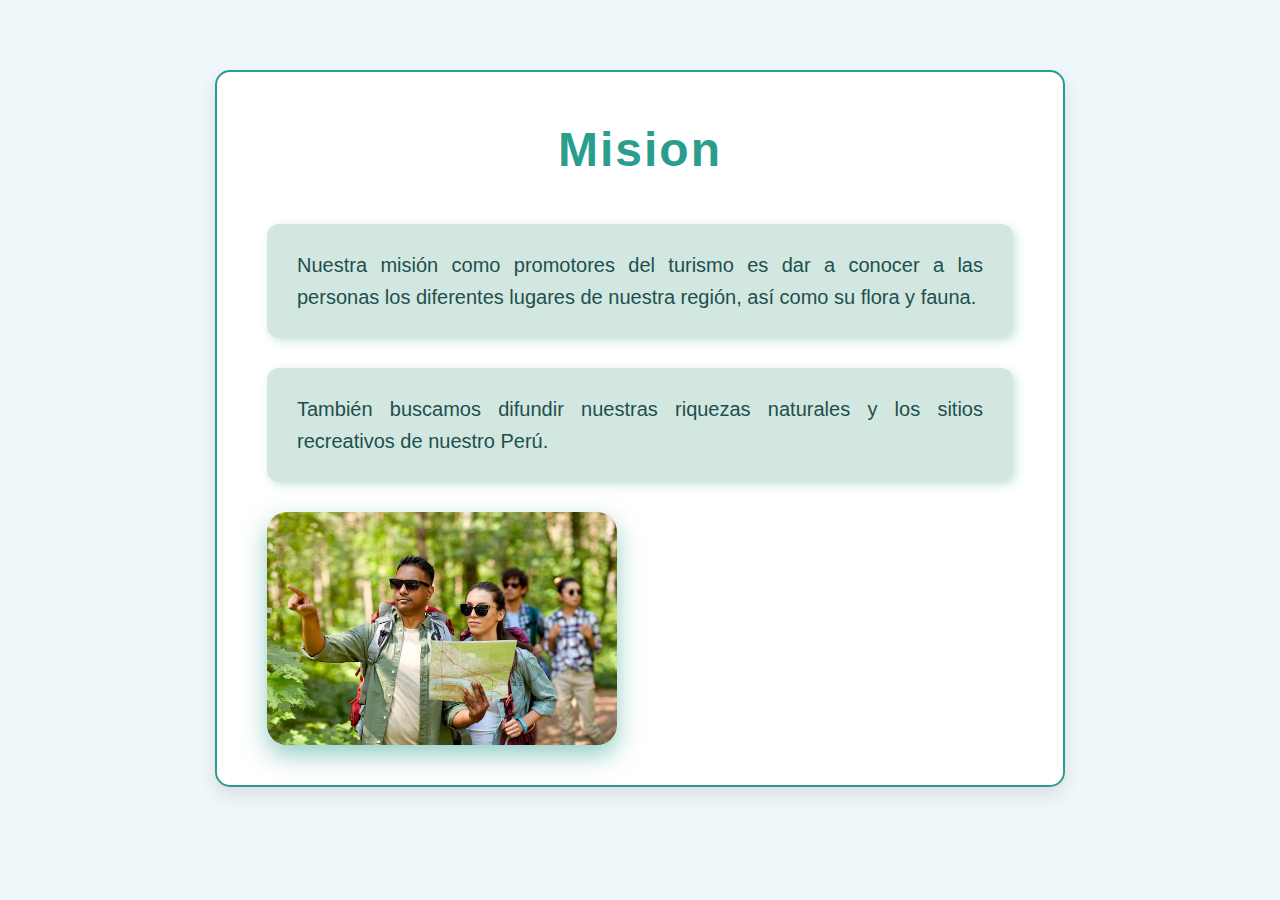
<file: mision.html>
<!DOCTYPE html>
<html lang="en">
<head>
    <meta charset="UTF-8">
    <meta name="viewport" content="width=device-width, initial-scale=1.0">
    <title>Document</title>
    <link rel="stylesheet" href="mision.css">
</head>
<body>
    <header>
    <h1> Mision</h1>
    <div class="padre">
        <p>Nuestra misión como promotores del turismo es dar a conocer a las personas los diferentes lugares de nuestra región, así como su flora y fauna.</p>
        <p>También buscamos difundir nuestras riquezas naturales y los sitios recreativos de nuestro Perú.</p>
        <img src="imagenes/imagen 2.jpg" alt="">



    </div>

    </header>
    
</body>
</html>
</file>
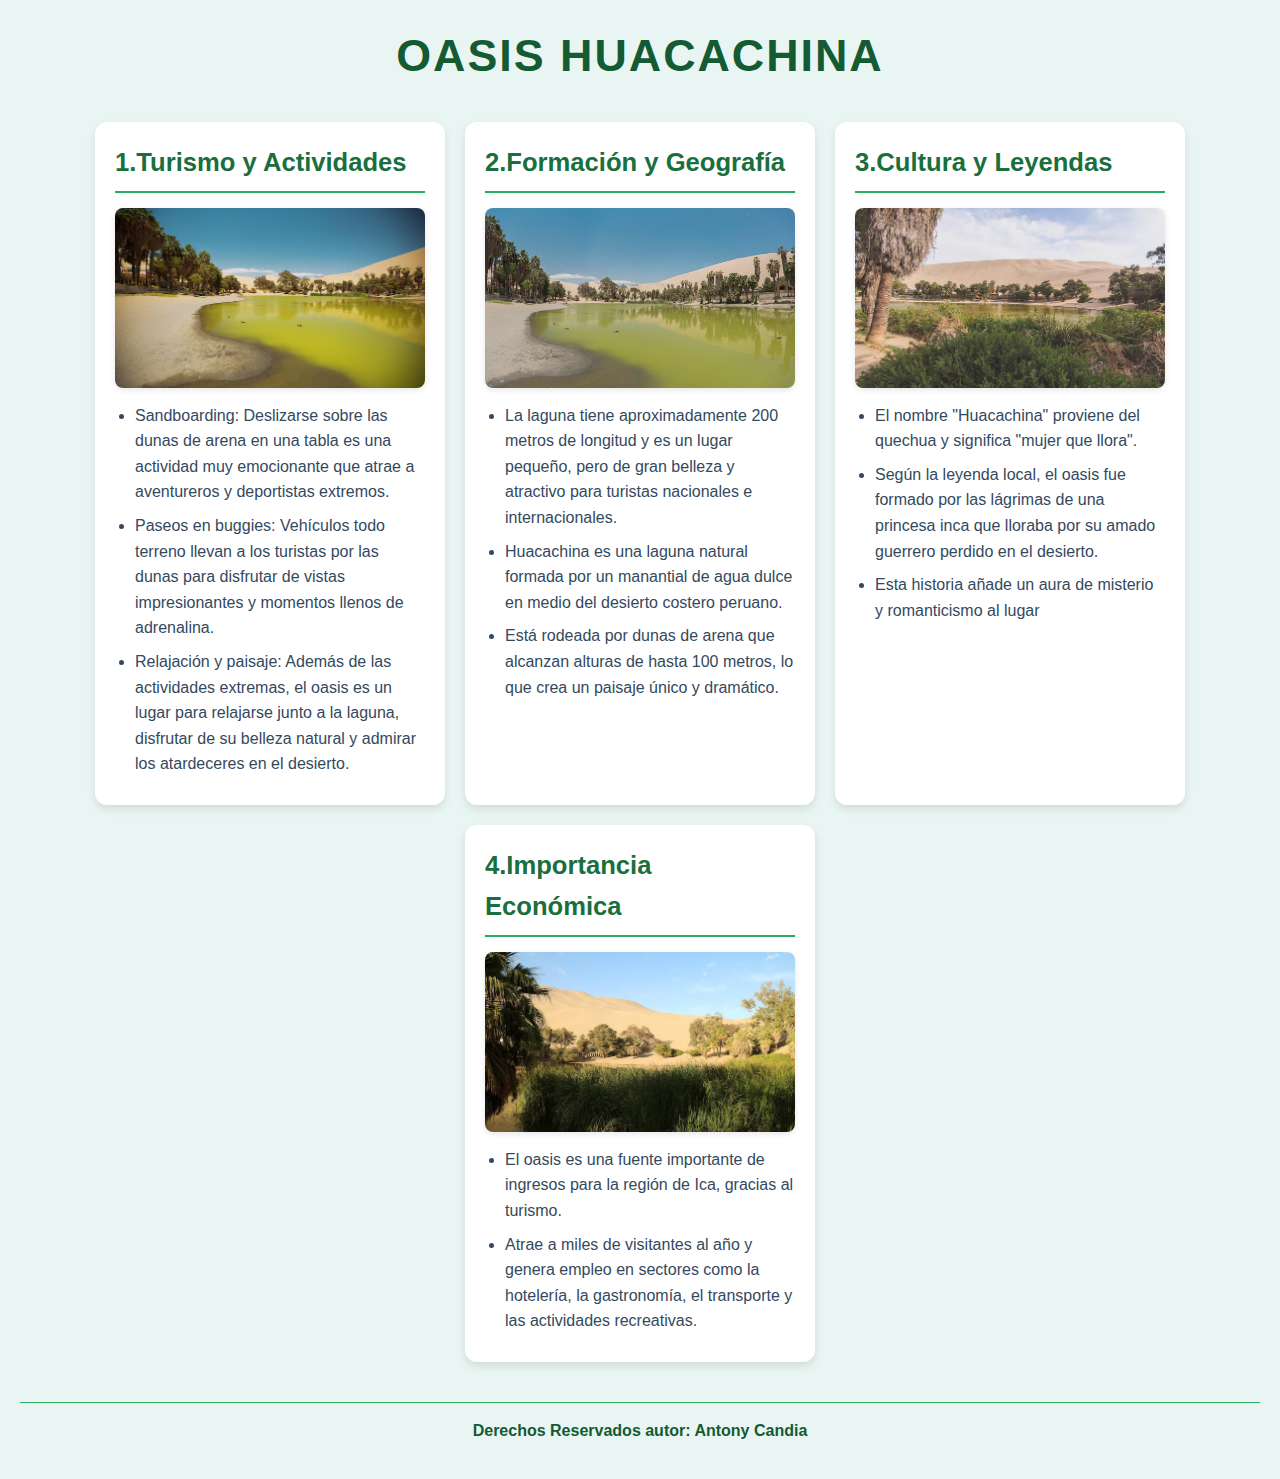
<file: oasis.html>
<!DOCTYPE html>
<html lang="en">
<head>
    <meta charset="UTF-8">
    <meta name="viewport" content="width=device-width, initial-scale=1.0">
    <title>Promoviendo el Turismo en el Perú</title>
    <link rel="stylesheet" href="amazonia.css">
</head>
<body>

    <h1>Oasis Huacachina</h1>

    <div class="padre">
        <div class="hijo">
            <div class="nieto">

                <h2>1.Turismo y Actividades </h2>
                <img src="oasishuacachina/oasis1.jpg" alt="Turismo y Actividades" >
                <ul>
                    
                    <li>Sandboarding: Deslizarse sobre las dunas de arena en una tabla es una actividad muy emocionante que atrae a aventureros y deportistas extremos.</li>
                    <li>Paseos en buggies: Vehículos todo terreno llevan a los turistas por las dunas para disfrutar de vistas impresionantes y momentos llenos de adrenalina.</li>
                    <li>Relajación y paisaje: Además de las actividades extremas, el oasis es un lugar para relajarse junto a la laguna, disfrutar de su belleza natural y admirar los atardeceres en el desierto.</li>


                </ul>


            </div>

        </div>


        <div class="nieto">

                <h2>2.Formación y Geografía </h2>
                <img src="oasishuacachina/oasis2.jpg" alt="Formación y Geografía" >
                <ul>
                    <li>La laguna tiene aproximadamente 200 metros de longitud y es un lugar pequeño, pero de gran belleza y atractivo para turistas nacionales e internacionales.</li>
                    <li>Huacachina es una laguna natural formada por un manantial de agua dulce en medio del desierto costero peruano.</li>
                    <li>Está rodeada por dunas de arena que alcanzan alturas de hasta 100 metros, lo que crea un paisaje único y dramático.</li>
                    
                    


                </ul>


            </div>



            <div class="nieto">

                <h2>3.Cultura y Leyendas</h2>
                <img src="oasishuacachina/oasis3.jpg" alt="Cultura y Leyendas" >
                <ul>
                    
                    <li>El nombre "Huacachina" proviene del quechua y significa "mujer que llora".</li>
                    <li>Según la leyenda local, el oasis fue formado por las lágrimas de una princesa inca que lloraba por su amado guerrero perdido en el desierto.</li>
                    <li>Esta historia añade un aura de misterio y romanticismo al lugar</li>
                    
                    
                    


                </ul>


            </div>
            <div class="nieto">

                <h2>4.Importancia Económica</h2>
                <img src="oasishuacachina/oasis4.jpg" alt="Importancia Económica" >
                <ul>
                    <li>El oasis es una fuente importante de ingresos para la región de Ica, gracias al turismo.</li>
                    <li>Atrae a miles de visitantes al año y genera empleo en sectores como la hotelería, la gastronomía, el transporte y las actividades recreativas.</li>
                    
                    
                    


                </ul>


            </div>



            

            



    </div>

    <footer>
        <p>Derechos Reservados autor: Antony Candia</p>
    </footer>








    
</body>
</html>
</file>
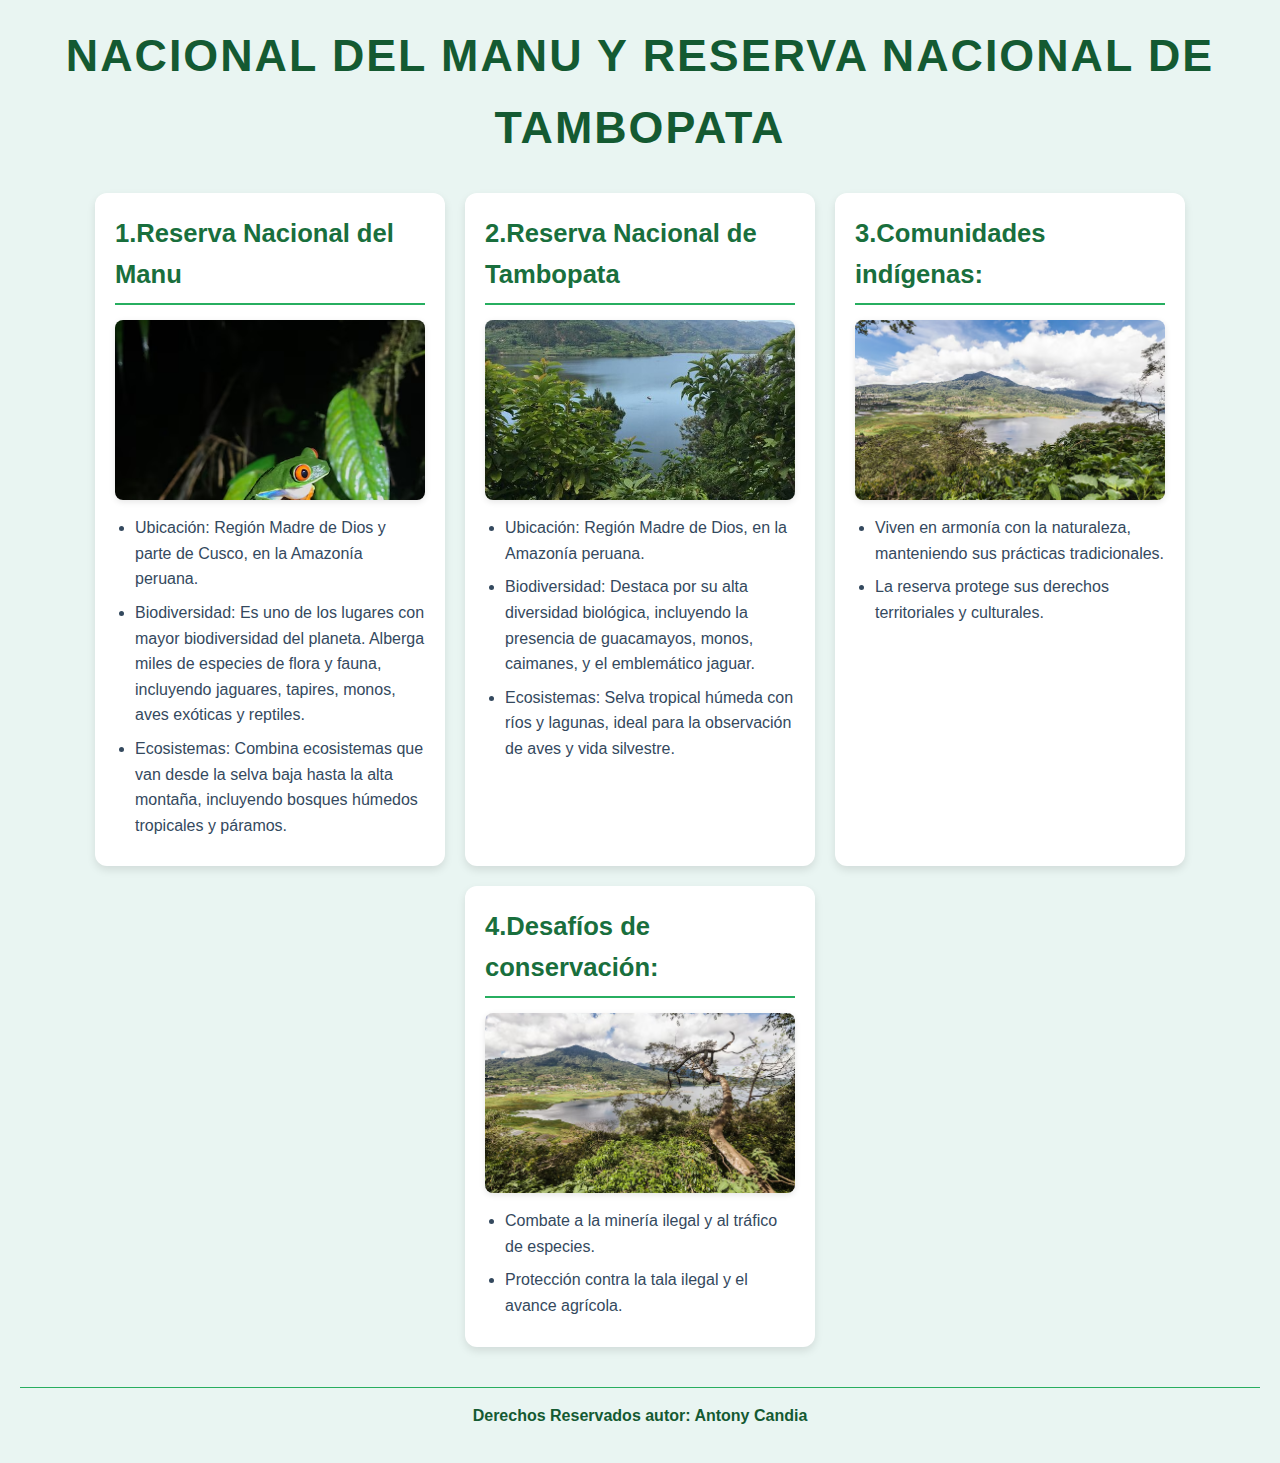
<file: parquemanu.html>
<!DOCTYPE html>
<html lang="en">
<head>
    <meta charset="UTF-8">
    <meta name="viewport" content="width=device-width, initial-scale=1.0">
    <title>Promoviendo el Turismo en el Perú</title>
    <link rel="stylesheet" href="amazonia.css">
</head>
<body>

    <h1>Nacional del Manu y Reserva Nacional de Tambopata</h1>

    <div class="padre">
        <div class="hijo">
            <div class="nieto">

                <h2>1.Reserva Nacional del Manu </h2>
                <img src="parquenacionaldemanu/parque1.jpg" alt="Reserva Nacional del Manu" >
                <ul>
                    
                    <li>Ubicación: Región Madre de Dios y parte de Cusco, en la Amazonía peruana.</li>
                    <li>Biodiversidad: Es uno de los lugares con mayor biodiversidad del planeta. Alberga miles de especies de flora y fauna, incluyendo jaguares, tapires, monos, aves exóticas y reptiles.</li>
                    <li>Ecosistemas: Combina ecosistemas que van desde la selva baja hasta la alta montaña, incluyendo bosques húmedos tropicales y páramos.</li>


                </ul>


            </div>

        </div>


        <div class="nieto">

                <h2>2.Reserva Nacional de Tambopata </h2>
                <img src="parquenacionaldemanu/parque2.jpg" alt="Reserva Nacional de Tambopata" >
                <ul>
                    <li>Ubicación: Región Madre de Dios, en la Amazonía peruana.</li>
                    <li>Biodiversidad: Destaca por su alta diversidad biológica, incluyendo la presencia de guacamayos, monos, caimanes, y el emblemático jaguar.</li>
                    <li>Ecosistemas: Selva tropical húmeda con ríos y lagunas, ideal para la observación de aves y vida silvestre.</li>
                    
                    


                </ul>


            </div>



            <div class="nieto">

                <h2>3.Comunidades indígenas:</h2>
                <img src="parquenacionaldemanu/parque3.jpg" alt="Comunidades indígenas:" >
                <ul>
                    
                    <li>Viven en armonía con la naturaleza, manteniendo sus prácticas tradicionales.</li>
                    <li>La reserva protege sus derechos territoriales y culturales.</li>
                    
                    
                    
                    


                </ul>


            </div>
            <div class="nieto">

                <h2>4.Desafíos de conservación:</h2>
                <img src="parquenacionaldemanu/parque4.jpg" alt="Desafíos de conservación:" >
                <ul>
                    <li>Combate a la minería ilegal y al tráfico de especies.</li>
                    <li>Protección contra la tala ilegal y el avance agrícola.</li>
                    
                    
                    


                </ul>


            </div>



            

            



    </div>

    <footer>
        <p>Derechos Reservados autor: Antony Candia</p>
    </footer>








    
</body>
</html>
</file>
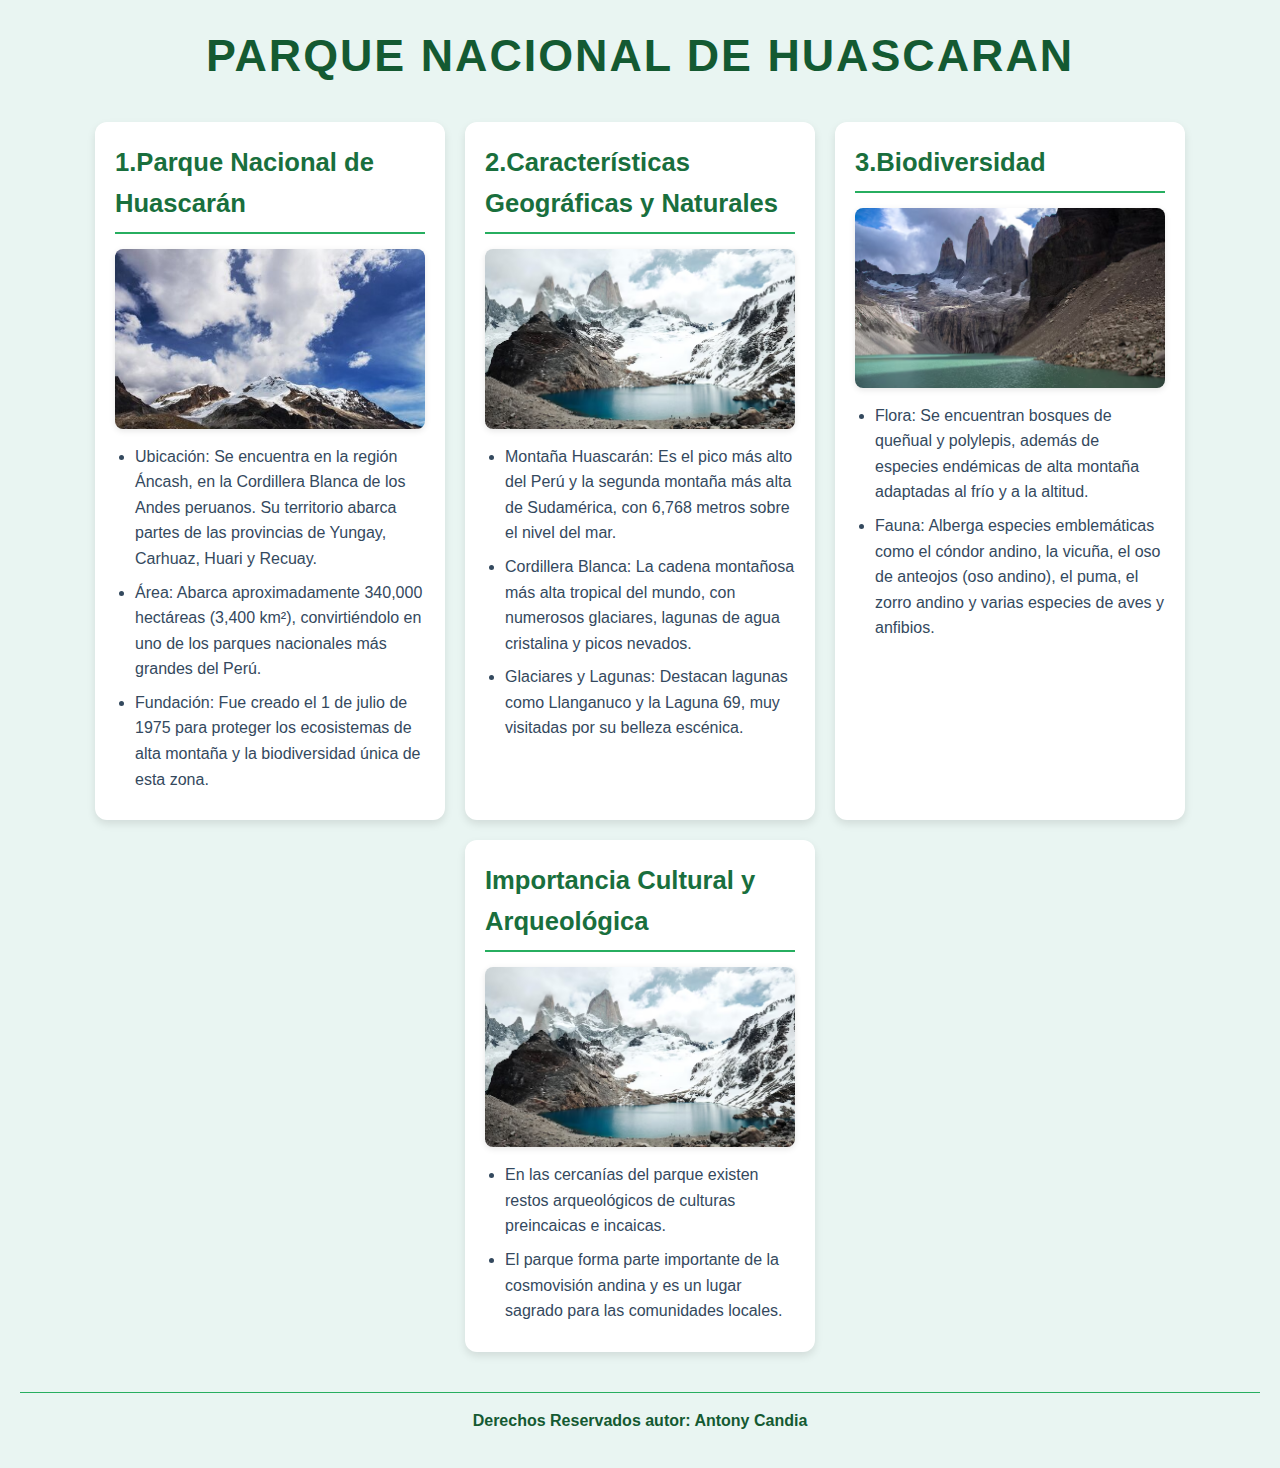
<file: parquenacional.html>
<!DOCTYPE html>
<html lang="en">
<head>
    <meta charset="UTF-8">
    <meta name="viewport" content="width=device-width, initial-scale=1.0">
    <title>Promoviendo el Turismo en el Perú</title>
    <link rel="stylesheet" href="amazonia.css">
</head>
<body>

    <h1>Parque Nacional de Huascaran</h1>

    <div class="padre">
        <div class="hijo">
            <div class="nieto">

                <h2>1.Parque Nacional de Huascarán </h2>
                <img src="parquenacional/parque1.jpg" alt="Parque Nacional de Huascarán" >
                <ul>
                    
                    <li>Ubicación:
Se encuentra en la región Áncash, en la Cordillera Blanca de los Andes peruanos. Su territorio abarca partes de las provincias de Yungay, Carhuaz, Huari y Recuay.</li>
                    <li>Área:
Abarca aproximadamente 340,000 hectáreas (3,400 km²), convirtiéndolo en uno de los parques nacionales más grandes del Perú.</li>
                    <li>Fundación:
Fue creado el 1 de julio de 1975 para proteger los ecosistemas de alta montaña y la biodiversidad única de esta zona.</li>


                </ul>


            </div>

        </div>


        <div class="nieto">

                <h2>2.Características Geográficas y Naturales </h2>
                <img src="parquenacional/parque2.jpg" alt="Características Geográficas y Naturales" >
                <ul>
                    <li>Montaña Huascarán: Es el pico más alto del Perú y la segunda montaña más alta de Sudamérica, con 6,768 metros sobre el nivel del mar.</li>
                    <li>Cordillera Blanca: La cadena montañosa más alta tropical del mundo, con numerosos glaciares, lagunas de agua cristalina y picos nevados.</li>
                    <li>Glaciares y Lagunas: Destacan lagunas como Llanganuco y la Laguna 69, muy visitadas por su belleza escénica.</li>
                    
                    


                </ul>


            </div>



            <div class="nieto">

                <h2>3.Biodiversidad</h2>
                <img src="parquenacional/parque3.jpg" alt="Biodiversidad" >
                <ul>
                    
                    <li>Flora: Se encuentran bosques de queñual y polylepis, además de especies endémicas de alta montaña adaptadas al frío y a la altitud.</li>
                    <li>Fauna: Alberga especies emblemáticas como el cóndor andino, la vicuña, el oso de anteojos (oso andino), el puma, el zorro andino y varias especies de aves y anfibios.</li>
                    
                    
                    
                    


                </ul>


            </div>
            <div class="nieto">

                <h2>Importancia Cultural y Arqueológica</h2>
                <img src="parquenacional/parque4.jpg" alt="Importancia Cultural y Arqueológica" >
                <ul>
                    <li>En las cercanías del parque existen restos arqueológicos de culturas preincaicas e incaicas.</li>
                    <li>El parque forma parte importante de la cosmovisión andina y es un lugar sagrado para las comunidades locales.</li>
                    
                    
                    


                </ul>


            </div>



            

            



    </div>

    <footer>
        <p>Derechos Reservados autor: Antony Candia</p>
    </footer>








    
</body>
</html>
</file>
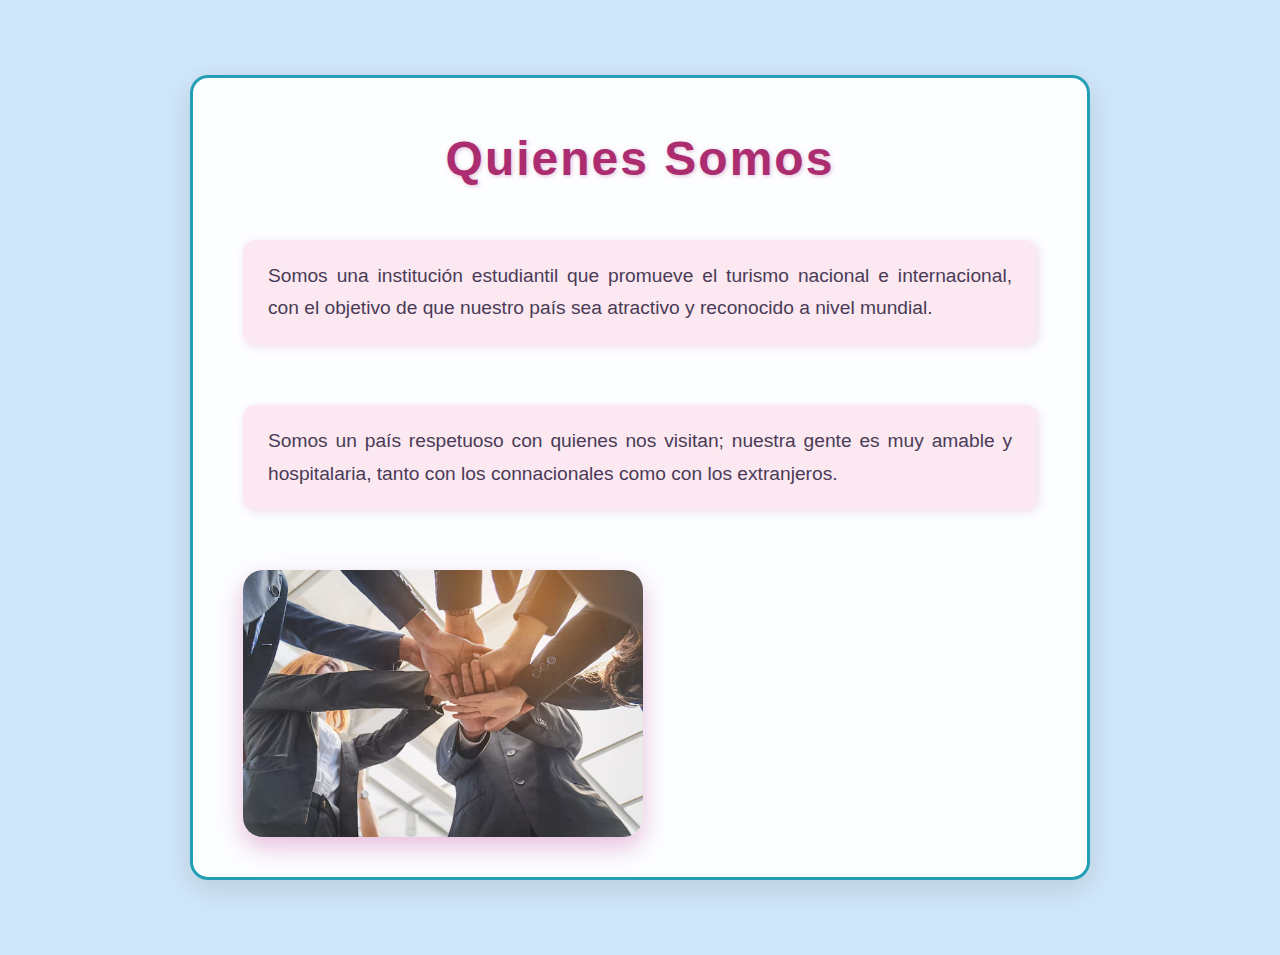
<file: quienessomos.html>
<!DOCTYPE html>
<html lang="en">
<head>
    <meta charset="UTF-8">
    <meta name="viewport" content="width=device-width, initial-scale=1.0">
    <title>Document</title>
    <link rel="stylesheet" href="quienessomos.css">
</head>
<body>
    <header>
    <h1> Quienes Somos</h1>
    <div class="padre">
        <p>Somos una institución estudiantil que promueve el turismo nacional e internacional, con el objetivo de que nuestro país sea atractivo y reconocido a nivel mundial.</p>
        <p>Somos un país respetuoso con quienes nos visitan; nuestra gente es muy amable y hospitalaria, tanto con los connacionales como con los extranjeros.</p>
        <img src="imagenes/imagen1.jpg" alt="">



    </div>

    </header>
    
</body>
</html>
</file>
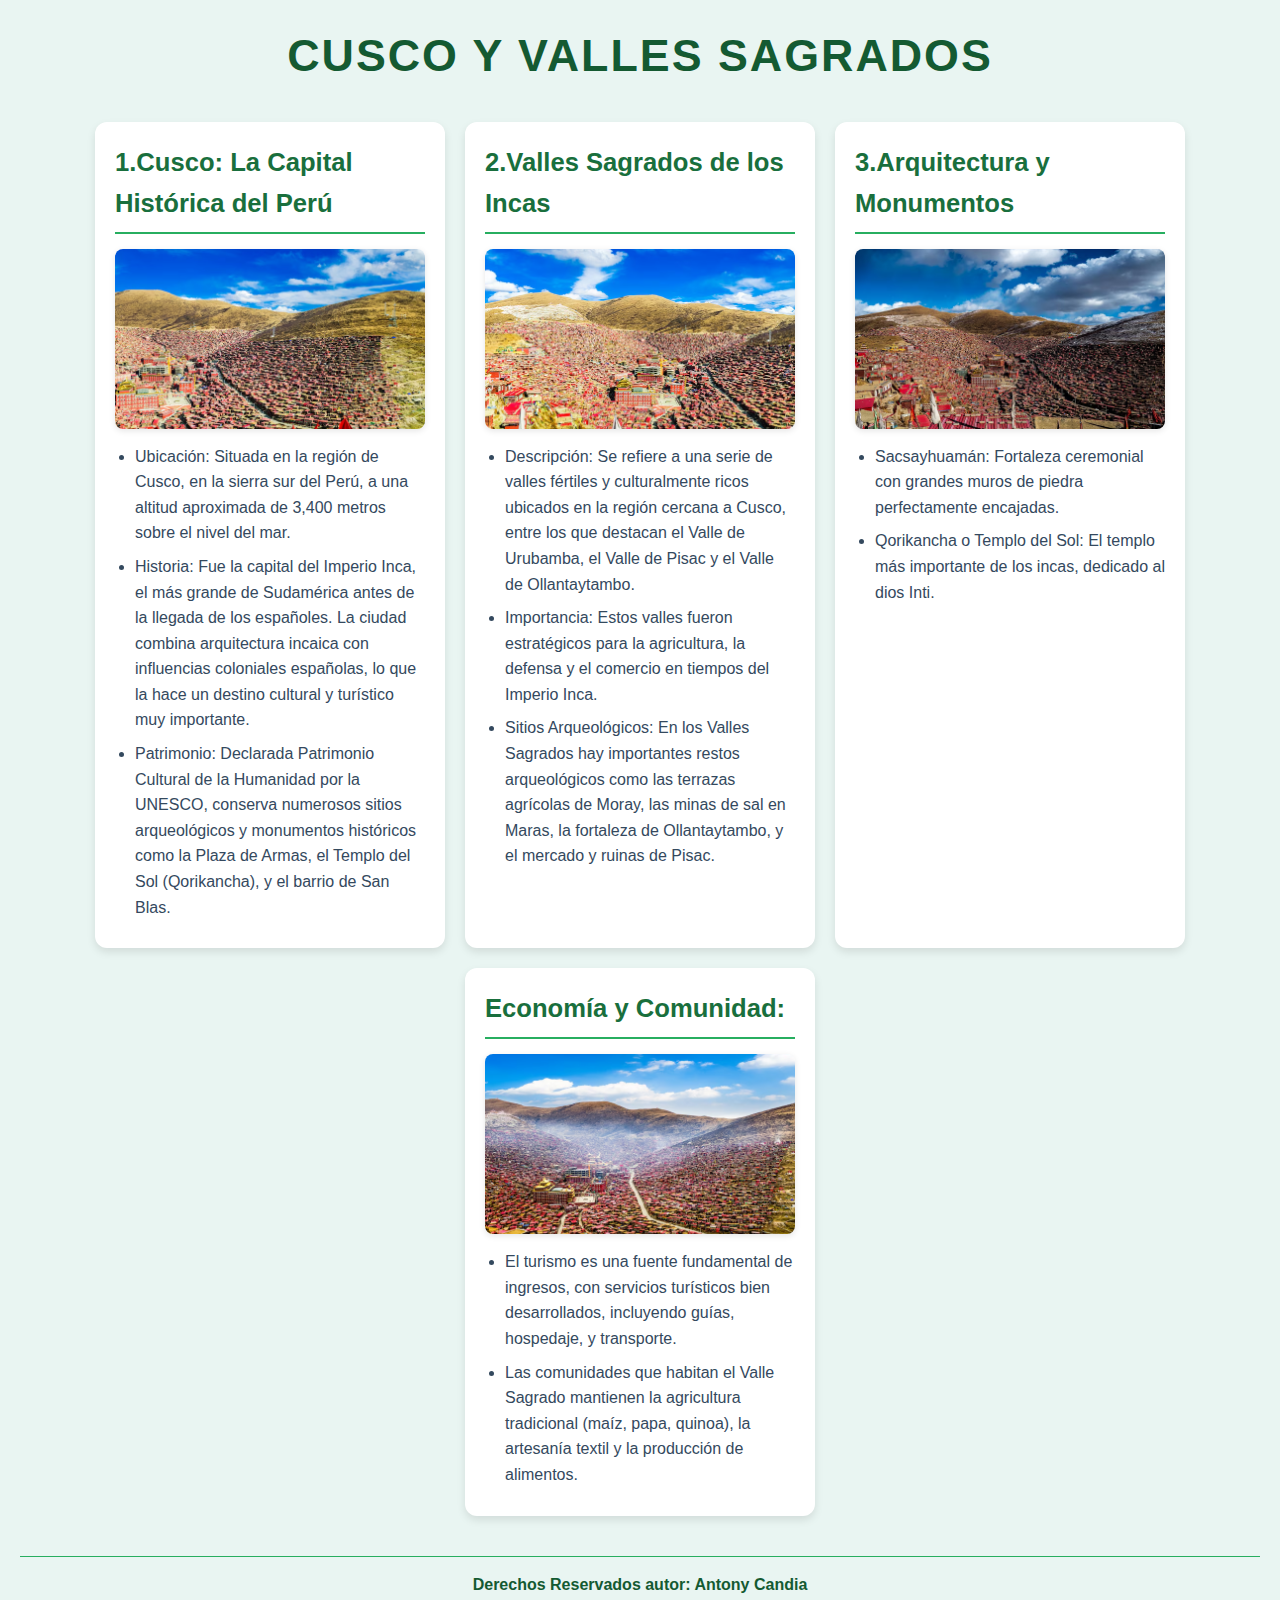
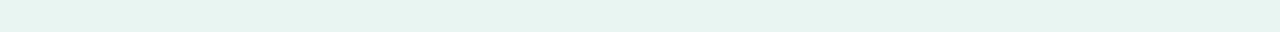
<file: vallessagrados.html>
<!DOCTYPE html>
<html lang="en">
<head>
    <meta charset="UTF-8">
    <meta name="viewport" content="width=device-width, initial-scale=1.0">
    <title>Promoviendo el Turismo en el Perú</title>
    <link rel="stylesheet" href="amazonia.css">
</head>
<body>

    <h1>Cusco y Valles Sagrados</h1>

    <div class="padre">
        <div class="hijo">
            <div class="nieto">

                <h2>1.Cusco: La Capital Histórica del Perú </h2>
                <img src="valles sagrados/valle1.jpg" alt="Cusco: La Capital Histórica del Perú" >
                <ul>
                    
                    <li>Ubicación: Situada en la región de Cusco, en la sierra sur del Perú, a una altitud aproximada de 3,400 metros sobre el nivel del mar.</li>
                    <li>Historia: Fue la capital del Imperio Inca, el más grande de Sudamérica antes de la llegada de los españoles. La ciudad combina arquitectura incaica con influencias coloniales españolas, lo que la hace un destino cultural y turístico muy importante.</li>
                    <li>Patrimonio: Declarada Patrimonio Cultural de la Humanidad por la UNESCO, conserva numerosos sitios arqueológicos y monumentos históricos como la Plaza de Armas, el Templo del Sol (Qorikancha), y el barrio de San Blas.</li>


                </ul>


            </div>

        </div>


        <div class="nieto">

                <h2>2.Valles Sagrados de los Incas</h2>
                <img src="valles sagrados/valle2.jpg" alt="Valles Sagrados de los Incas" >
                <ul>
                    <li>Descripción: Se refiere a una serie de valles fértiles y culturalmente ricos ubicados en la región cercana a Cusco, entre los que destacan el Valle de Urubamba, el Valle de Pisac y el Valle de Ollantaytambo.</li>
                    <li>Importancia: Estos valles fueron estratégicos para la agricultura, la defensa y el comercio en tiempos del Imperio Inca.</li>
                    <li>Sitios Arqueológicos: En los Valles Sagrados hay importantes restos arqueológicos como las terrazas agrícolas de Moray, las minas de sal en Maras, la fortaleza de Ollantaytambo, y el mercado y ruinas de Pisac.</li>
                    
                    


                </ul>


            </div>



            <div class="nieto">

                <h2>3.Arquitectura y Monumentos</h2>
                <img src="valles sagrados/valle3.jpg" alt="Arquitectura y Monumentos" >
                <ul>
                    
                    <li>Sacsayhuamán: Fortaleza ceremonial con grandes muros de piedra perfectamente encajadas.</li>
                    <li>Qorikancha o Templo del Sol: El templo más importante de los incas, dedicado al dios Inti.</li>
                    
                    
                    
                    


                </ul>


            </div>
            <div class="nieto">

                <h2>Economía y Comunidad:</h2>
                <img src="valles sagrados/valle4.jpg" alt="Economía y Comunidad" >
                <ul>
                    <li>El turismo es una fuente fundamental de ingresos, con servicios turísticos bien desarrollados, incluyendo guías, hospedaje, y transporte.</li>
                    <li>Las comunidades que habitan el Valle Sagrado mantienen la agricultura tradicional (maíz, papa, quinoa), la artesanía textil y la producción de alimentos.</li>
                    
                    
                    


                </ul>


            </div>



            

            



    </div>

    <footer>
        <p>Derechos Reservados autor: Antony Candia</p>
    </footer>








    
</body>
</html>
</file>
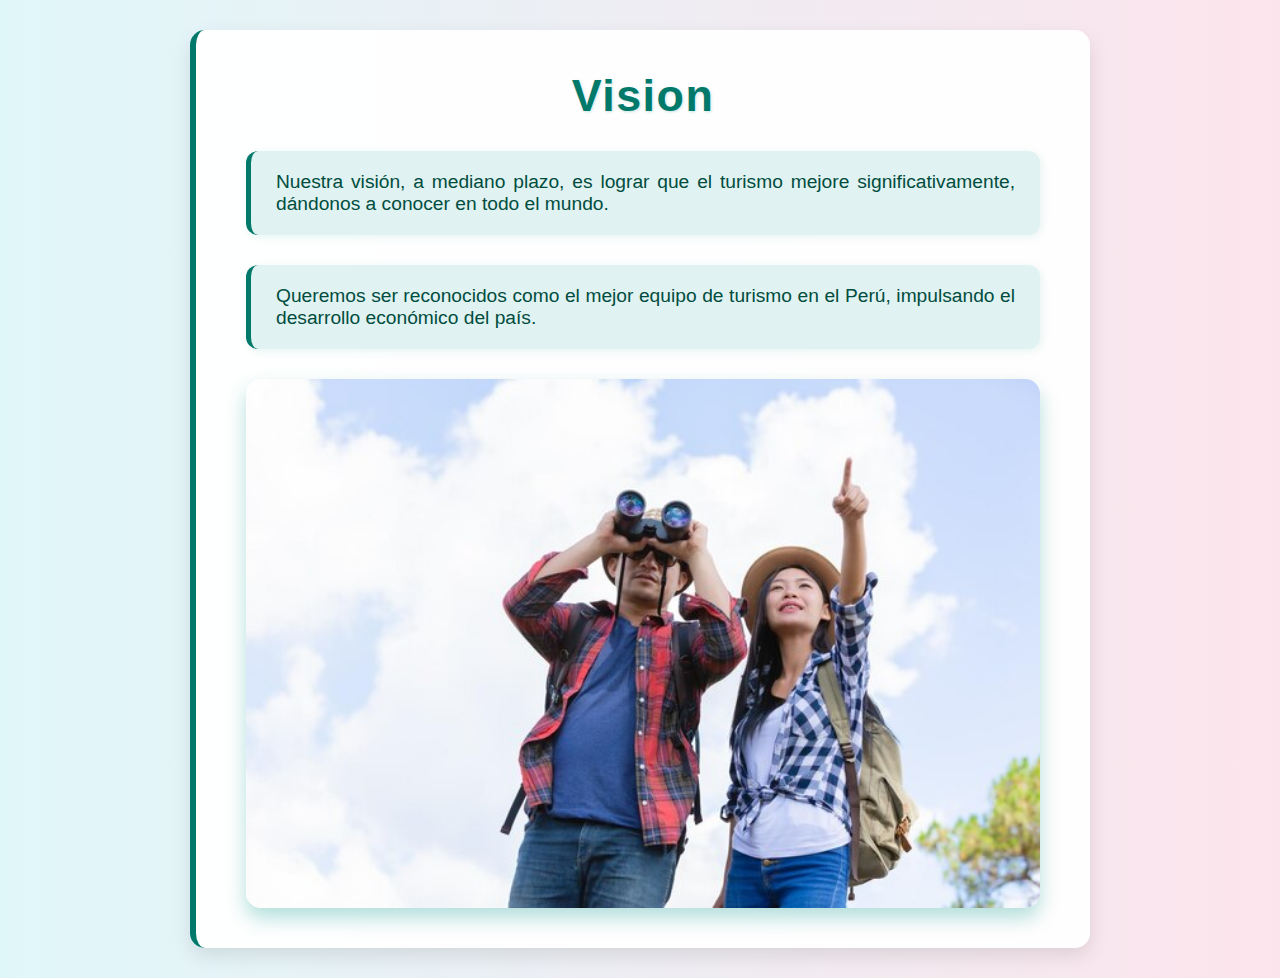
<file: vision.html>
<!DOCTYPE html>
<html lang="en">
<head>
    <meta charset="UTF-8">
    <meta name="viewport" content="width=device-width, initial-scale=1.0">
    <title>Document</title>
    <link rel="stylesheet" href="vision.css">
</head>
<body>
    <header>
    <h1> Vision</h1>
    <div class="padre">
        <p>Nuestra visión, a mediano plazo, es lograr que el turismo mejore significativamente, dándonos a conocer en todo el mundo.</p>
        <p>Queremos ser reconocidos como el mejor equipo de turismo en el Perú, impulsando el desarrollo económico del país.</p>
        <img src="imagenes/imagen 3.jpg" alt="">



    </div>

    </header>
    
</body>
</html>
</file>
<file: index.css>
/* ========== ESTILOS GENERALES ========== */
* {
    margin: 0;
    padding: 0;
    box-sizing: border-box;
}

body {
    font-family: 'Segoe UI', Tahoma, Geneva, Verdana, sans-serif;
    line-height: 1.6;
    background-color: #f4f4f4;
    color: #333;
    padding: 0 20px;
}

h1, h2 {
    color: #2c3e50;
}

ul {
    list-style: none;
}

a {
    text-decoration: none;
    color: inherit;
}

/* ========== HEADER ========== */
header {
    background-color: #00695c;
    color: white;
    padding: 20px 0;
    text-align: center;
}

header h1 {
    font-size: 2rem;
    margin-bottom: 10px;
}

/* ========== NAV ========== */
nav ul {
    display: flex;
    justify-content: center;
    gap: 20px;
    flex-wrap: wrap;
}

nav ul li {
    position: relative;
    padding: 10px;
    background-color: #004d40;
    border-radius: 5px;
    color: white;
    cursor: pointer;
    transition: background-color 0.3s;
}

nav ul li:hover {
    background-color: #00796b;
}

/* Submenú */
nav ul li ul {
    display: none;
    position: absolute;
    top: 40px;
    left: 0;
    background-color: #004d40;
    padding: 10px;
    border-radius: 5px;
    z-index: 1000;
    flex-direction: column;
    min-width: 200px;
}

nav ul li:hover > ul {
    display: block;
}

nav ul li ul li {
    margin-bottom: 10px;
    background-color: transparent;
    padding: 5px;
}

nav ul li ul li:hover {
    background-color: #00796b;
}

/* ========== MAIN ========== */
main {
    max-width: 1000px;
    margin: 40px auto;
    background-color: white;
    padding: 30px;
    border-radius: 8px;
    box-shadow: 0 0 15px rgba(0,0,0,0.1);
}

main h2 {
    margin-top: 20px;
    margin-bottom: 10px;
    border-bottom: 2px solid #009688;
    padding-bottom: 5px;
}

main p {
    margin-bottom: 15px;
}

main ul li {
    margin-bottom: 10px;
}

/* ========== FOOTER ========== */
footer {
    background-color: #004d40;
    color: white;
    text-align: center;
    padding: 20px;
    margin-top: 40px;
    border-top: 4px solid #009688;
}

footer p {
    margin: 0;
}

/* ========== RESPONSIVE ========== */
@media (max-width: 768px) {
    nav ul {
        flex-direction: column;
        align-items: center;
    }

    nav ul li {
        width: 100%;
        text-align: center;
    }

    main {
        padding: 20px;
    }
}
</file>
<file: amazonia.css>
/* amazonia.css */

/* Reset básico para márgenes y paddings */
* {
    margin: 0;
    padding: 0;
    box-sizing: border-box;
}

/* Estilo del body: fondo claro y tipografía legible */
body {
    font-family: 'Segoe UI', Tahoma, Geneva, Verdana, sans-serif;
    background: #e9f5f2; /* Verde agua claro */
    color: #2c3e50; /* Azul oscuro para texto */
    line-height: 1.6;
    padding: 20px;
}

/* Título principal */
h1 {
    text-align: center;
    color: #145a32; /* Verde oscuro */
    margin-bottom: 30px;
    font-size: 2.8rem;
    text-transform: uppercase;
    letter-spacing: 2px;
}

/* Contenedor principal flex para responsividad */
.padre {
    display: flex;
    flex-wrap: wrap;
    gap: 20px;
    justify-content: center;
}

/* Cada sección 'nieto' es una tarjeta */
.nieto {
    background: #ffffff;
    border-radius: 12px;
    box-shadow: 0 4px 8px rgba(0,0,0,0.1);
    padding: 20px;
    max-width: 350px;
    flex: 1 1 350px;
    display: flex;
    flex-direction: column;
    transition: transform 0.3s ease;
}

.nieto:hover {
    transform: translateY(-8px);
    box-shadow: 0 10px 20px rgba(0,0,0,0.15);
}

/* Subtítulos */
.nieto h2 {
    color: #196f3d; /* Verde mediano */
    margin-bottom: 15px;
    font-size: 1.6rem;
    border-bottom: 2px solid #27ae60;
    padding-bottom: 8px;
}

/* Imágenes dentro de cada tarjeta */
.nieto img {
    width: 100%;
    border-radius: 8px;
    margin-bottom: 15px;
    object-fit: cover;
    height: 180px;
    box-shadow: 0 2px 6px rgba(0,0,0,0.1);
}

/* Párrafos dentro de listas para texto más claro */
.nieto ul p {
    margin-bottom: 12px;
    font-style: italic;
    color: #566573;
}

/* Listas */
.nieto ul {
    list-style-type: disc;
    margin-left: 20px;
    color: #34495e;
}

/* Cada item de lista */
.nieto ul li {
    margin-bottom: 8px;
    font-size: 1rem;
}

/* Footer centrado y simple */
footer {
    text-align: center;
    padding: 15px 0;
    margin-top: 40px;
    border-top: 1px solid #27ae60;
    color: #145a32;
    font-weight: 600;
    font-size: 1rem;
}

/* Responsive para pantallas pequeñas */
@media (max-width: 768px) {
    .padre {
        flex-direction: column;
        align-items: center;
    }
    .nieto {
        max-width: 90%;
    }
}
</file>
<file: mision.css>
/* ===== RESET BÁSICO ===== */
* {
    margin: 0;
    padding: 0;
    box-sizing: border-box;
}

/* ===== ESTILOS GENERALES ===== */
body {
    font-family: 'Arial', sans-serif;
    background: #f0f7fa; /* fondo azul claro suave */
    color: #333;
    padding: 30px;
    line-height: 1.6;
}

/* ===== HEADER ===== */
header {
    max-width: 850px;
    margin: 40px auto;
    background: #fff;
    padding: 40px 50px;
    border-radius: 15px;
    box-shadow: 0 8px 18px rgba(0, 0, 0, 0.1);
    border: 2px solid #2a9d8f; /* borde verde azulado */
}

/* ===== TITULO ===== */
header h1 {
    font-size: 3rem;
    text-align: center;
    color: #2a9d8f;
    margin-bottom: 35px;
    font-weight: 700;
    letter-spacing: 2px;
}

/* ===== CONTENEDOR PADRE ===== */
.padre {
    display: flex;
    gap: 30px;
    align-items: center;
    justify-content: space-between;
    flex-wrap: wrap;
}

/* ===== PÁRRAFOS ===== */
.padre p {
    flex: 1 1 400px;
    font-size: 1.25rem;
    background: #d1e7e0; /* verde agua muy claro */
    padding: 25px 30px;
    border-radius: 12px;
    box-shadow: 3px 3px 10px rgba(42, 157, 143, 0.25);
    color: #1f4f4f;
    text-align: justify;
    transition: background-color 0.3s ease;
}

.padre p:hover {
    background-color: #2a9d8f;
    color: white;
}

/* ===== IMAGEN ===== */
.padre img {
    flex: 1 1 350px;
    max-width: 350px;
    width: 100%;
    border-radius: 20px;
    box-shadow: 0 10px 25px rgba(42, 157, 143, 0.5);
    object-fit: cover;
    cursor: pointer;
    transition: transform 0.3s ease, box-shadow 0.3s ease;
}

.padre img:hover {
    transform: scale(1.05);
    box-shadow: 0 14px 35px rgba(42, 157, 143, 0.8);
}

/* ===== RESPONSIVE ===== */
@media (max-width: 720px) {
    header {
        padding: 30px 20px;
    }
    header h1 {
        font-size: 2.4rem;
    }
    .padre {
        flex-direction: column;
        align-items: center;
    }
    .padre p, .padre img {
        flex: 1 1 100%;
        max-width: 100%;
    }
    .padre img {
        margin-top: 25px;
    }
}
</file>
<file: quienessomos.css>
/* ===== RESETEO BÁSICO ===== */
* {
    margin: 0;
    padding: 0;
    box-sizing: border-box;
}

/* ===== ESTILO GENERAL DEL BODY ===== */
body {
    font-family: 'Segoe UI', Tahoma, Geneva, Verdana, sans-serif;
    background-color: #d0e7f9; /* azul claro suave */
    color: #2e2e3a; /* gris oscuro para texto */
    padding: 25px;
    line-height: 1.7;
    min-height: 100vh;
}

/* ===== ESTILO DEL HEADER ===== */
header {
    max-width: 900px;
    margin: 50px auto;
    background: #ffffffee; /* blanco semitransparente */
    padding: 40px 50px;
    border-radius: 18px;
    box-shadow: 0 8px 30px rgba(0, 0, 0, 0.12);
    border: 3px solid #239fb5; /* borde rosa púrpura suave */
    transition: box-shadow 0.3s ease;
}

header:hover {
    box-shadow: 0 12px 45px rgba(20, 183, 17, 0.6);
}

/* ===== TÍTULO PRINCIPAL ===== */
header h1 {
    font-size: 3rem;
    color: #ab2c6f; /* rosa púrpura oscuro */
    text-align: center;
    margin-bottom: 40px;
    font-weight: 800;
    letter-spacing: 2px;
    text-shadow: 1px 1px 4px #d494bbaa;
}

/* ===== CONTENEDOR PRINCIPAL ===== */
.padre {
    display: flex;
    gap: 35px;
    align-items: center;
    justify-content: space-between;
    flex-wrap: wrap;
}

/* ===== PÁRRAFOS ===== */
.padre p {
    flex: 1 1 400px;
    font-size: 1.2rem;
    color: #4a3b57; /* púrpura grisáceo */
    text-align: justify;
    margin-bottom: 25px;
    background: #fbe8f1; /* rosa muy claro */
    padding: 20px 25px;
    border-radius: 12px;
    box-shadow: 2px 2px 8px rgba(171, 44, 111, 0.15);
    transition: background 0.3s ease;
}

.padre p:hover {
    background: #12e1cc; /* rosa púrpura más intenso */
    color: white;
    box-shadow: 2px 2px 15px rgba(44, 114, 171, 0.4);
}

/* ===== IMAGEN ===== */
.padre img {
    flex: 1 1 400px;
    max-width: 400px;
    width: 100%;
    border-radius: 20px;
    box-shadow: 0 10px 25px rgba(200, 92, 167, 0.4);
    object-fit: cover;
    transition: transform 0.35s ease, box-shadow 0.35s ease;
    cursor: pointer;
}

.padre img:hover {
    transform: scale(1.08);
    box-shadow: 0 14px 40px rgba(144, 200, 92, 0.7);
}

/* ===== DISEÑO RESPONSIVO ===== */
@media (max-width: 720px) {
    header {
        padding: 30px 25px;
        border-width: 2px;
    }

    header h1 {
        font-size: 2.4rem;
        letter-spacing: 1.5px;
    }

    .padre {
        flex-direction: column;
        align-items: flex-start;
    }

    .padre p, .padre img {
        flex: 1 1 100%;
        max-width: 100%;
    }

    .padre img {
        margin-top: 25px;
    }
}
</file>
<file: vision.css>
/* === RESET GENERAL === */
* {
    margin: 0;
    padding: 0;
    box-sizing: border-box;
}

/* === ESTILO DEL BODY === */
body {
    font-family: 'Segoe UI', Tahoma, Geneva, Verdana, sans-serif;
    background: linear-gradient(to right, #e0f7fa, #fce4ec); /* degradado azul-rosado */
    color: #333;
    padding: 30px;
    min-height: 100vh;
}

/* === ESTILO DEL HEADER === */
header {
    max-width: 900px;
    margin: 0 auto;
    background-color: #ffffffee;
    padding: 40px 50px;
    border-radius: 15px;
    box-shadow: 0 8px 20px rgba(0, 0, 0, 0.1);
    border-left: 6px solid #00796b;
    transition: transform 0.3s ease, box-shadow 0.3s ease;
}

header:hover {
    transform: scale(1.01);
    box-shadow: 0 12px 30px rgba(0, 0, 0, 0.15);
}

/* === TÍTULO PRINCIPAL === */
header h1 {
    font-size: 2.8rem;
    text-align: center;
    color: #00796b;
    margin-bottom: 30px;
    font-weight: bold;
    letter-spacing: 1.5px;
    text-shadow: 1px 1px 3px rgba(0, 121, 107, 0.2);
}

/* === CONTENEDOR .padre === */
.padre {
    display: flex;
    flex-wrap: wrap;
    gap: 30px;
    align-items: center;
    justify-content: space-between;
}

/* === PÁRRAFOS === */
.padre p {
    flex: 1 1 400px;
    font-size: 1.2rem;
    background-color: #e0f2f1;
    padding: 20px 25px;
    border-left: 5px solid #00796b;
    border-radius: 12px;
    color: #004d40;
    box-shadow: 2px 2px 10px rgba(0, 150, 136, 0.1);
    text-align: justify;
    transition: background 0.3s ease, color 0.3s ease;
}

.padre p:hover {
    background-color: #00796b;
    color: white;
}

/* === IMAGEN === */
.padre img {
    flex: 1 1 350px;
    max-width: 100%;
    border-radius: 15px;
    box-shadow: 0 10px 20px rgba(0, 150, 136, 0.3);
    object-fit: cover;
    transition: transform 0.3s ease, box-shadow 0.3s ease;
    cursor: pointer;
}

.padre img:hover {
    transform: scale(1.05);
    box-shadow: 0 12px 30px rgba(0, 121, 107, 0.5);
}

/* === DISEÑO RESPONSIVO === */
@media (max-width: 768px) {
    .padre {
        flex-direction: column;
        align-items: center;
    }

    header {
        padding: 30px 20px;
    }

    header h1 {
        font-size: 2.2rem;
    }

    .padre p {
        flex: 1 1 100%;
    }

    .padre img {
        flex: 1 1 100%;
        margin-top: 20px;
    }
}
</file>
